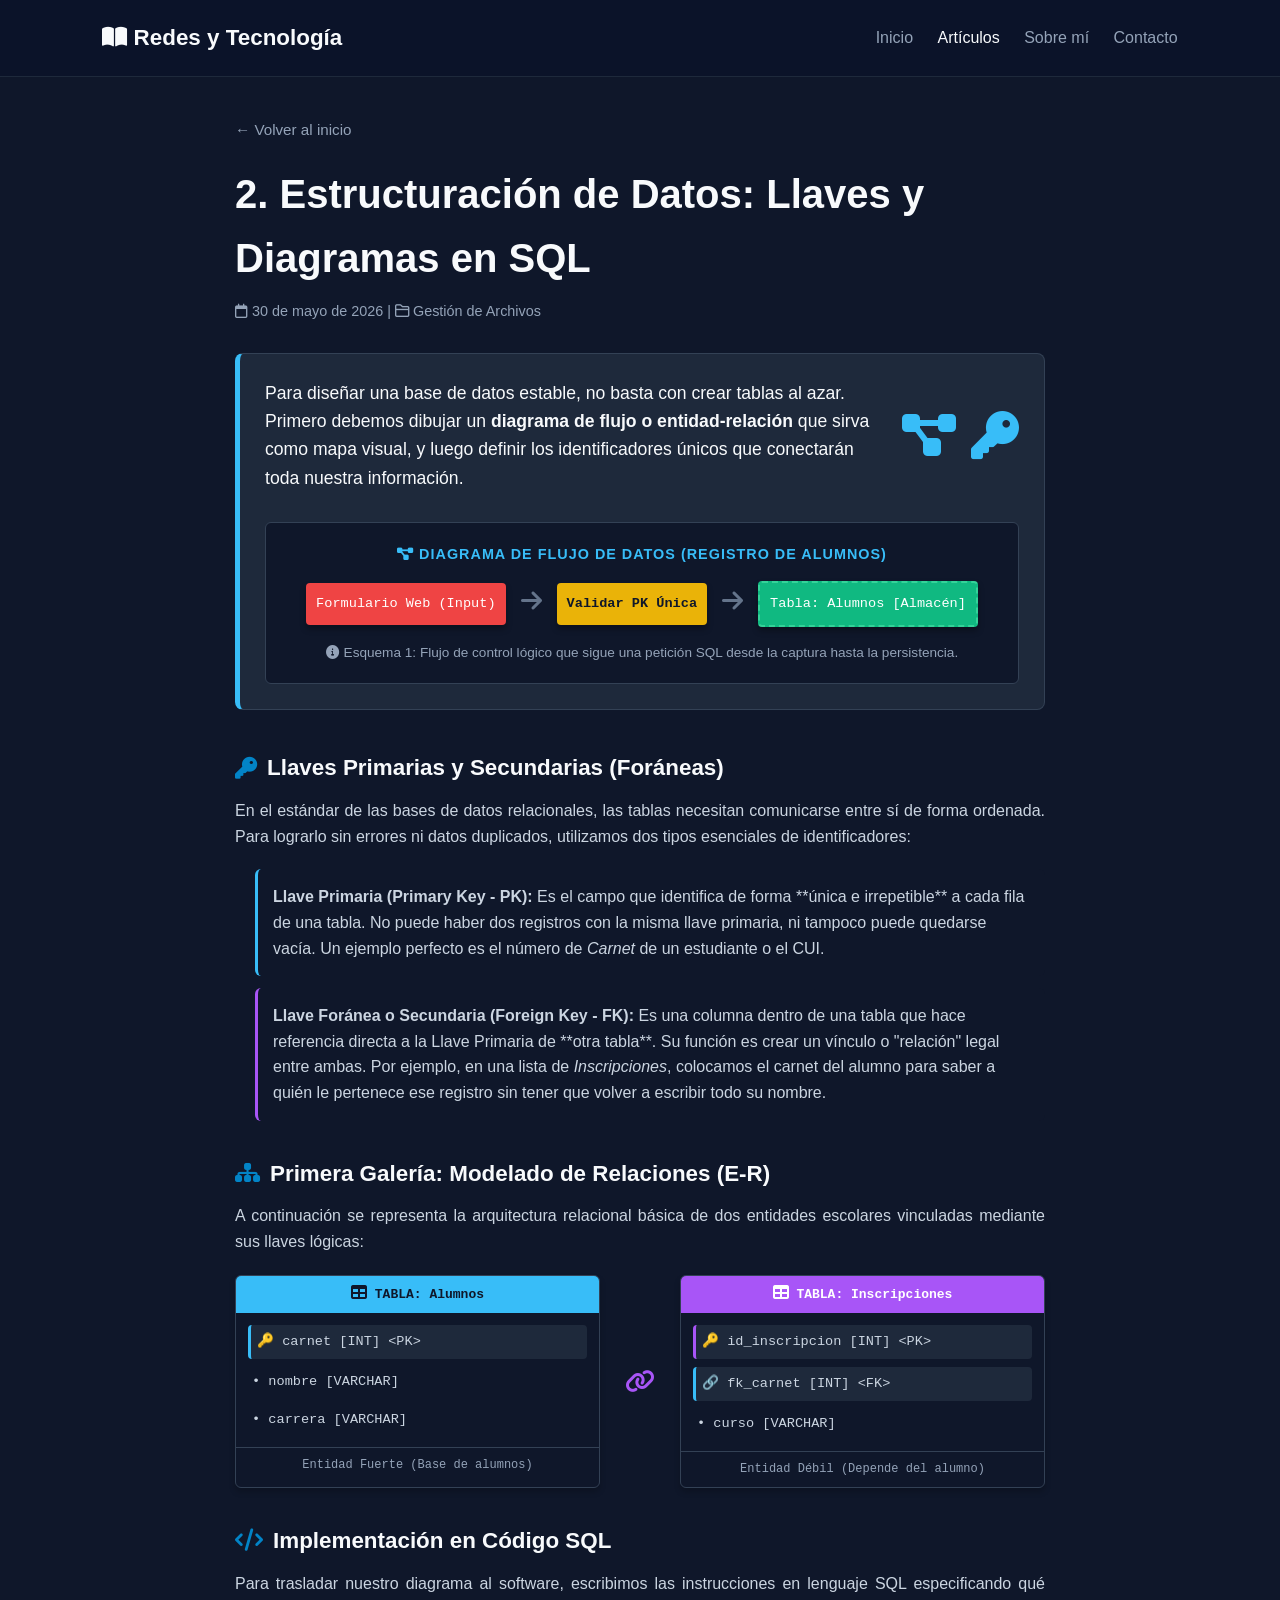
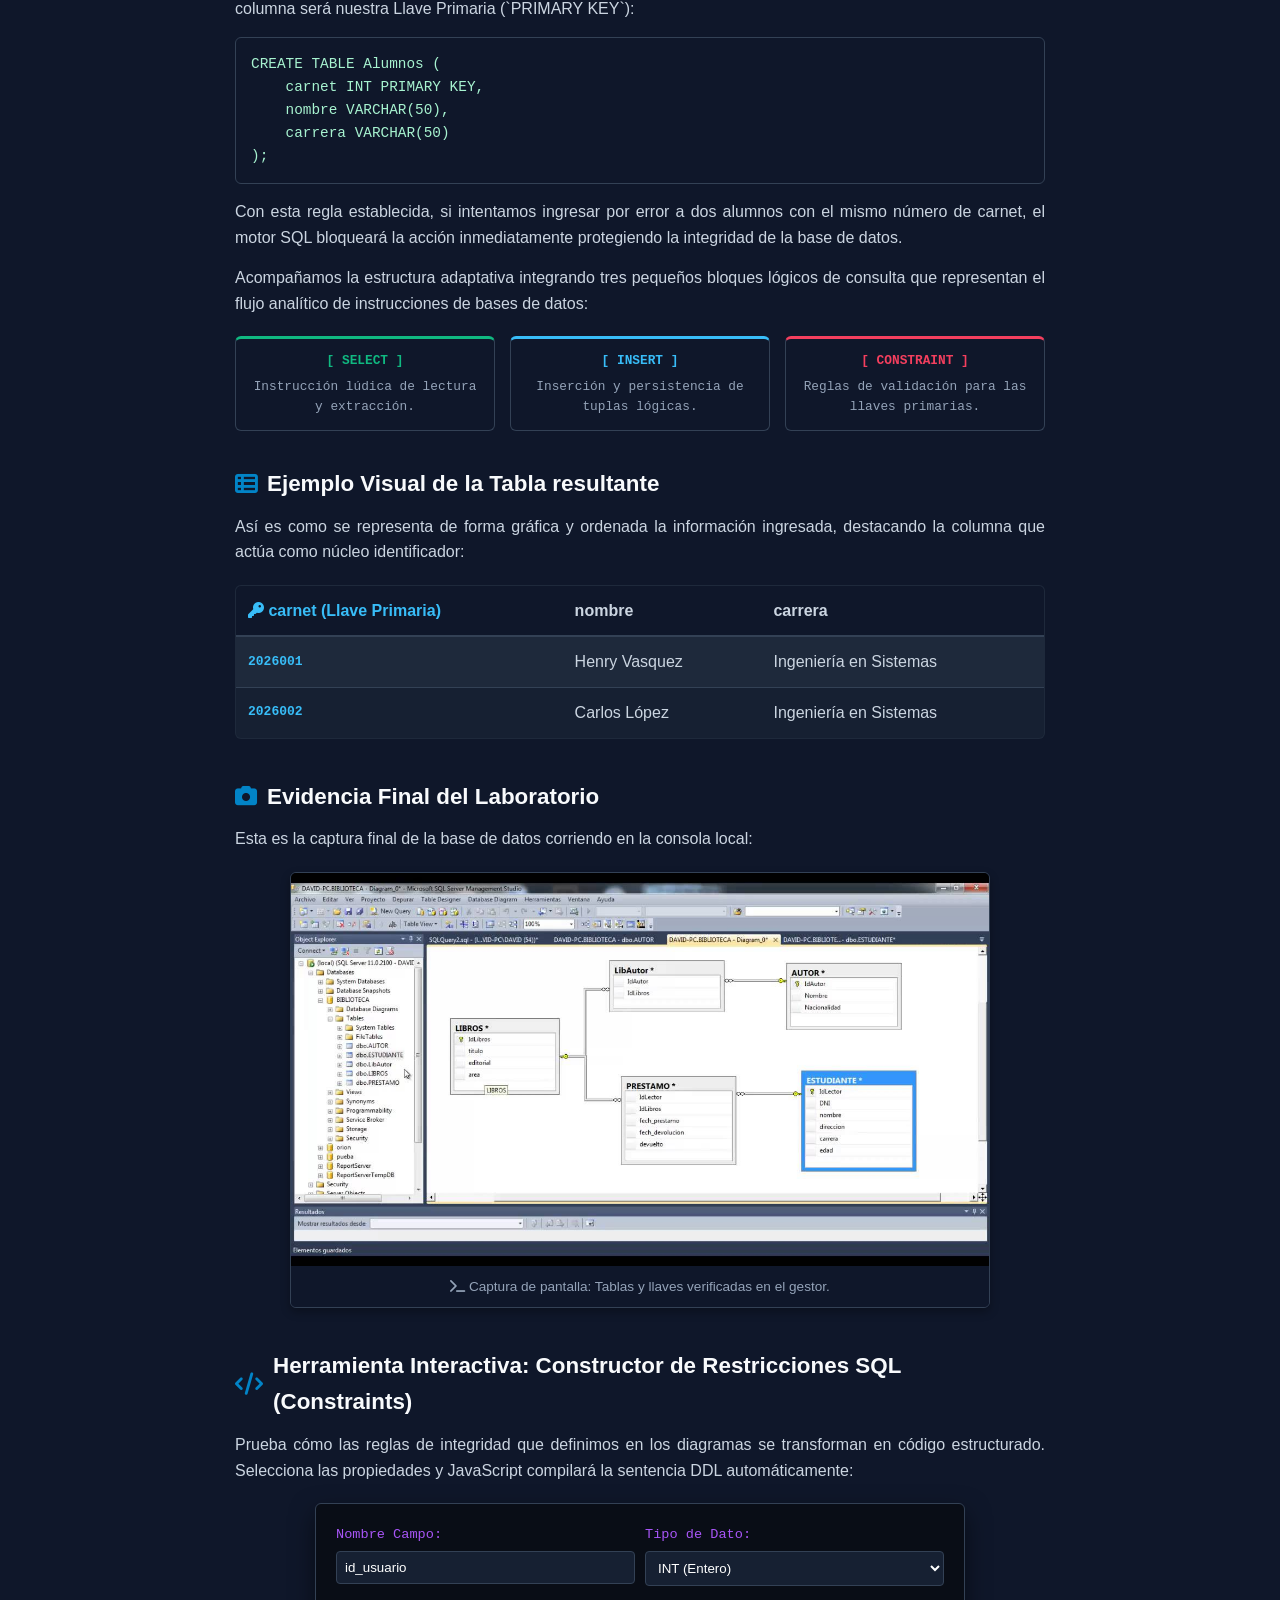
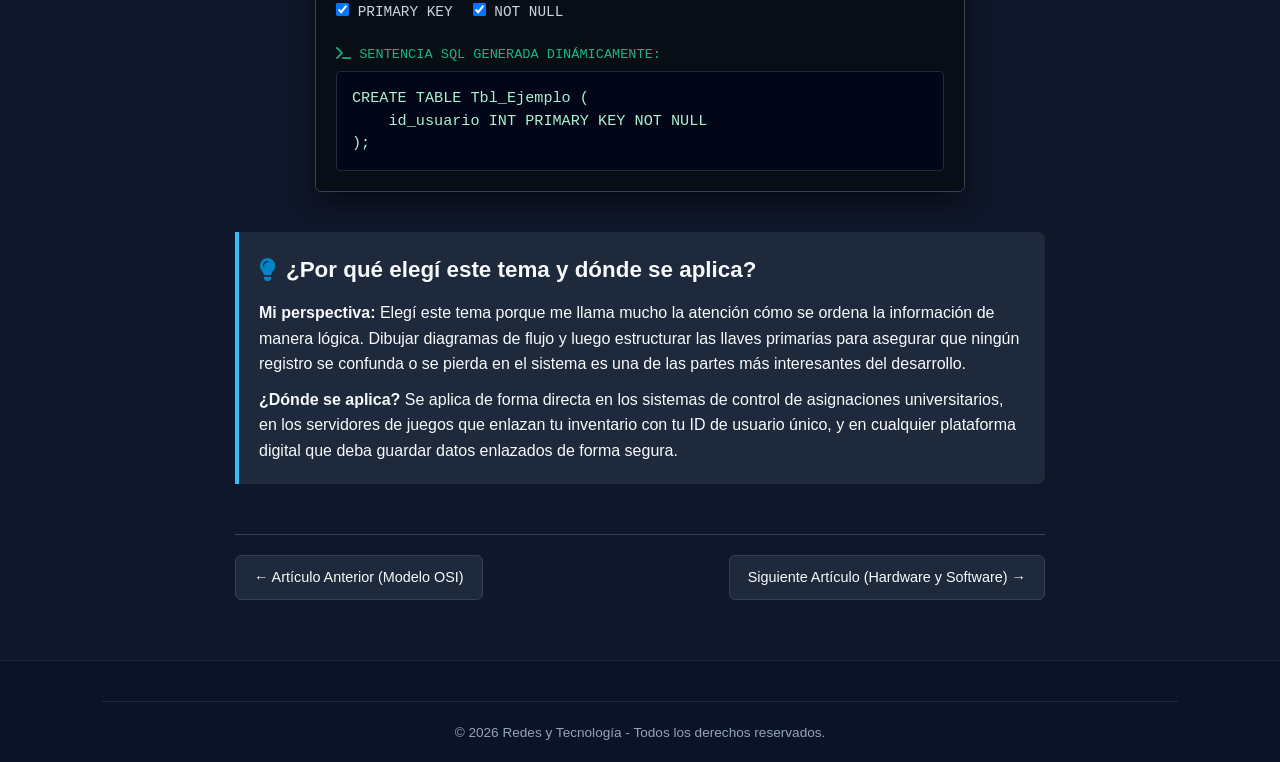
<file: base-de-datos.html>
<!DOCTYPE html>
<html lang="es">
<head>
    <meta charset="UTF-8">
    <meta name="viewport" content="width=device-width, initial-scale=1.0">
    <title>Bases de Datos - Redes y Tecnología</title>
    <link rel="stylesheet" href="styles.css">
    <link rel="stylesheet" href="https://cdnjs.cloudflare.com/ajax/libs/font-awesome/6.0.0/css/all.min.css">
</head>
<body>

    <header class="navbar">
        <div class="logo">
            <i class="fa-solid fa-book-open"></i> Redes y Tecnología
        </div>
        <nav>
            <a href="index.html">Inicio</a>
            <a href="index.html#temas" class="active">Artículos</a>
            <a href="#">Sobre mí</a>
            <a href="#">Contacto</a>
        </nav>
    </header>

    <main class="article-container">
        <a href="index.html" class="back-link">&larr; Volver al inicio</a>
        
        <h1 class="article-title">2. Estructuración de Datos: Llaves y Diagramas en SQL</h1>
        <p class="article-meta"><i class="fa-regular fa-calendar"></i> 30 de mayo de 2026 | <i class="fa-regular fa-folder"></i> Gestión de Archivos</p>

        <div class="article-banner" style="background: #1e293b; padding: 25px; border-radius: 8px; border-left: 5px solid #38bdf8; display: flex; flex-direction: column; gap: 20px;">
            <div style="display: flex; justify-content: space-between; align-items: center; gap: 20px; flex-wrap: wrap;">
                <div style="flex: 1;">
                    <p style="margin: 0; font-size: 1.1rem; line-height: 1.6;">Para diseñar una base de datos estable, no basta con crear tablas al azar. Primero debemos dibujar un <strong>diagrama de flujo o entidad-relación</strong> que sirva como mapa visual, y luego definir los identificadores únicos que conectarán toda nuestra información.</p>
                </div>
                <div style="font-size: 3rem; color: #38bdf8; display: flex; gap: 15px; flex-shrink: 0;">
                    <i class="fa-solid fa-diagram-project"></i>
                    <i class="fa-solid fa-key"></i>
                </div>
            </div>

            <div style="width: 100%; background: #0f172a; border-radius: 6px; padding: 20px; border: 1px solid #334155; margin-top: 10px; box-sizing: border-box;">
                <div style="text-align: center; color: #38bdf8; font-weight: bold; margin-bottom: 15px; font-size: 0.9rem; text-transform: uppercase; letter-spacing: 1px;">
                    <i class="fa-solid fa-project-diagram"></i> Diagrama de Flujo de Datos (Registro de Alumnos)
                </div>
                <div style="display: flex; align-items: center; justify-content: center; gap: 15px; flex-wrap: wrap; font-family: monospace; font-size: 0.85rem;">
                    <div style="background: #ef4444; padding: 10px; border-radius: 4px; color: white; text-align: center; min-width: 120px; box-shadow: 0 4px 6px rgba(0,0,0,0.3);">Formulario Web (Input)</div>
                    <div style="color: #64748b; font-size: 1.5rem;"><i class="fa-solid fa-arrow-right"></i></div>
                    <div style="background: #eab308; padding: 10px; border-radius: 4px; color: #0f172a; font-weight: bold; text-align: center; min-width: 140px; box-shadow: 0 4px 6px rgba(0,0,0,0.3);">Validar PK Única</div>
                    <div style="color: #64748b; font-size: 1.5rem;"><i class="fa-solid fa-arrow-right"></i></div>
                    <div style="background: #10b981; padding: 10px; border-radius: 4px; color: white; text-align: center; min-width: 150px; border: 2px dashed #34d399; box-shadow: 0 4px 6px rgba(0,0,0,0.3);">Tabla: Alumnos [Almacén]</div>
                </div>
                <span style="display: block; margin-top: 15px; font-size: 0.85rem; color: #94a3b8; text-align: center;"><i class="fa-solid fa-circle-info"></i> Esquema 1: Flujo de control lógico que sigue una petición SQL desde la captura hasta la persistencia.</span>
            </div>
        </div>

        <section class="content-block" style="margin-top: 40px;">
            <h3><i class="fa-solid fa-key icon-block"></i> Llaves Primarias y Secundarias (Foráneas)</h3>
            <p>En el estándar de las bases de datos relacionales, las tablas necesitan comunicarse entre sí de forma ordenada. Para lograrlo sin errores ni datos duplicados, utilizamos dos tipos esenciales de identificadores:</p>
            
            <ul style="margin: 20px 0 20px 20px; color: #cbd5e1; list-style-type: none; padding: 0;">
                <li style="margin-bottom: 12px; background: #0f172a; padding: 15px; border-radius: 6px; border-left: 3px solid #38bdf8;">
                    <strong>Llave Primaria (Primary Key - PK):</strong> Es el campo que identifica de forma **única e irrepetible** a cada fila de una tabla. No puede haber dos registros con la misma llave primaria, ni tampoco puede quedarse vacía. Un ejemplo perfecto es el número de <i>Carnet</i> de un estudiante o el CUI.
                </li>
                <li style="margin-bottom: 12px; background: #0f172a; padding: 15px; border-radius: 6px; border-left: 3px solid #a855f7;">
                    <strong>Llave Foránea o Secundaria (Foreign Key - FK):</strong> Es una columna dentro de una tabla que hace referencia directa a la Llave Primaria de **otra tabla**. Su función es crear un vínculo o "relación" legal entre ambas. Por ejemplo, en una lista de <i>Inscripciones</i>, colocamos el carnet del alumno para saber a quién le pertenece ese registro sin tener que volver a escribir todo su nombre.
                </li>
            </ul>
        </section>

        <section class="content-block">
            <h3><i class="fa-solid fa-sitemap icon-block"></i> Primera Galería: Modelado de Relaciones (E-R)</h3>
            <p>A continuación se representa la arquitectura relacional básica de dos entidades escolares vinculadas mediante sus llaves lógicas:</p>
            
            <div style="display: flex; gap: 20px; margin-top: 20px; flex-wrap: wrap; justify-content: center; font-family: monospace; box-sizing: border-box;">
                
                <div style="flex: 1; min-width: 250px; background: #0f172a; border: 1px solid #334155; border-radius: 6px; overflow: hidden; box-shadow: 0 4px 6px rgba(0,0,0,0.2);">
                    <div style="background: #38bdf8; padding: 8px; color: #0f172a; font-weight: bold; text-align: center;"><i class="fa-solid fa-table"></i> TABLA: Alumnos</div>
                    <div style="padding: 12px; color: #cbd5e1; font-size: 0.85rem; display: flex; flex-direction: column; gap: 8px;">
                        <div style="background: #1e293b; padding: 6px; border-radius: 4px; border-left: 3px solid #38bdf8;">🔑 carnet [INT] &lt;PK&gt;</div>
                        <div style="padding: 4px;">• nombre [VARCHAR]</div>
                        <div style="padding: 4px;">• carrera [VARCHAR]</div>
                    </div>
                    <p style="padding: 8px; margin: 0; font-size: 0.75rem; color: #94a3b8; border-top: 1px solid #334155; text-align: center;">Entidad Fuerte (Base de alumnos)</p>
                </div>

                <div style="display: flex; align-items: center; justify-content: center; color: #a855f7; font-size: 1.5rem; min-width: 40px;">
                    <i class="fa-solid fa-link" title="Relación de 1 a Muchos"></i>
                </div>

                <div style="flex: 1; min-width: 250px; background: #0f172a; border: 1px solid #334155; border-radius: 6px; overflow: hidden; box-shadow: 0 4px 6px rgba(0,0,0,0.2);">
                    <div style="background: #a855f7; padding: 8px; color: white; font-weight: bold; text-align: center;"><i class="fa-solid fa-table"></i> TABLA: Inscripciones</div>
                    <div style="padding: 12px; color: #cbd5e1; font-size: 0.85rem; display: flex; flex-direction: column; gap: 8px;">
                        <div style="background: #1e293b; padding: 6px; border-radius: 4px; border-left: 3px solid #a855f7;">🔑 id_inscripcion [INT] &lt;PK&gt;</div>
                        <div style="background: #1e293b; padding: 6px; border-radius: 4px; border-left: 3px solid #38bdf8;">🔗 fk_carnet [INT] &lt;FK&gt;</div>
                        <div style="padding: 4px;">• curso [VARCHAR]</div>
                    </div>
                    <p style="padding: 8px; margin: 0; font-size: 0.75rem; color: #94a3b8; border-top: 1px solid #334155; text-align: center;">Entidad Débil (Depende del alumno)</p>
                </div>

            </div>
        </section>

        <section class="content-block">
            <h3><i class="fa-solid fa-code icon-block"></i> Implementación en Código SQL</h3>
            <p>Para trasladar nuestro diagrama al software, escribimos las instrucciones en lenguaje SQL especificando qué columna será nuestra Llave Primaria (`PRIMARY KEY`):</p>
            
            <pre style="background: #0f172a; padding: 15px; border-radius: 6px; border: 1px solid #334155; color: #a7f3d0; font-family: monospace; font-size: 0.9rem; overflow-x: auto; margin: 15px 0;">
CREATE TABLE Alumnos (
    carnet INT PRIMARY KEY,
    nombre VARCHAR(50),
    carrera VARCHAR(50)
);</pre>

            <p style="margin-top: 15px;">Con esta regla establecida, si intentamos ingresar por error a dos alumnos con el mismo número de carnet, el motor SQL bloqueará la acción inmediatamente protegiendo la integridad de la base de datos.</p>
            
            <p style="margin-top: 15px;">Acompañamos la estructura adaptativa integrando tres pequeños bloques lógicos de consulta que representan el flujo analítico de instrucciones de bases de datos:</p>

            <div style="display: flex; gap: 15px; margin-top: 20px; flex-wrap: wrap; box-sizing: border-box;">
                <div style="flex: 1; min-width: 150px; background: #0f172a; border: 1px solid #334155; border-radius: 6px; padding: 12px; text-align: center; font-family: monospace; font-size: 0.8rem; border-top: 3px solid #10b981;">
                    <div style="color: #10b981; font-weight: bold; margin-bottom: 5px;">[ SELECT ]</div>
                    <span style="color: #94a3b8;">Instrucción lúdica de lectura y extracción.</span>
                </div>
                <div style="flex: 1; min-width: 150px; background: #0f172a; border: 1px solid #334155; border-radius: 6px; padding: 12px; text-align: center; font-family: monospace; font-size: 0.8rem; border-top: 3px solid #38bdf8;">
                    <div style="color: #38bdf8; font-weight: bold; margin-bottom: 5px;">[ INSERT ]</div>
                    <span style="color: #94a3b8;">Inserción y persistencia de tuplas lógicas.</span>
                </div>
                <div style="flex: 1; min-width: 150px; background: #0f172a; border: 1px solid #334155; border-radius: 6px; padding: 12px; text-align: center; font-family: monospace; font-size: 0.8rem; border-top: 3px solid #f43f5e;">
                    <div style="color: #f43f5e; font-weight: bold; margin-bottom: 5px;">[ CONSTRAINT ]</div>
                    <span style="color: #94a3b8;">Reglas de validación para las llaves primarias.</span>
                </div>
            </div>
        </section>

        <section class="content-block">
            <h3><i class="fa-solid fa-table-list icon-block"></i> Ejemplo Visual de la Tabla resultante</h3>
            <p>Así es como se representa de forma gráfica y ordenada la información ingresada, destacando la columna que actúa como núcleo identificador:</p>
            
            <table style="width: 100%; border-collapse: collapse; margin-top: 20px; background-color: #1e293b; border: 1px solid #334155; border-radius: 6px; overflow: hidden;">
                <thead>
                    <tr style="background-color: #0f172a; border-bottom: 2px solid #334155; text-align: left;">
                        <th style="padding: 12px; color: #38bdf8; font-weight: bold;"><i class="fa-solid fa-key"></i> carnet (Llave Primaria)</th>
                        <th style="padding: 12px; color: #cbd5e1; font-weight: bold;">nombre</th>
                        <th style="padding: 12px; color: #cbd5e1; font-weight: bold;">carrera</th>
                    </tr>
                </thead>
                <tbody>
                    <tr style="border-bottom: 1px solid #334155;">
                        <td style="padding: 12px; font-family: monospace; color: #38bdf8; font-weight: bold;">2026001</td>
                        <td style="padding: 12px; color: #cbd5e1;">Henry Vasquez</td>
                        <td style="padding: 12px; color: #cbd5e1;">Ingeniería en Sistemas</td>
                    </tr>
                    <tr style="background-color: #162032;">
                        <td style="padding: 12px; font-family: monospace; color: #38bdf8; font-weight: bold;">2026002</td>
                        <td style="padding: 12px; color: #cbd5e1;">Carlos López</td>
                        <td style="padding: 12px; color: #cbd5e1;">Ingeniería en Sistemas</td>
                    </tr>
                </tbody>
            </table>
        </section>

        <section class="content-block" style="margin-top: 40px; text-align: center;">
            <h3><i class="fa-solid fa-camera icon-block"></i> Evidencia Final del Laboratorio</h3>
            <p>Esta es la captura final de la base de datos corriendo en la consola local:</p>
            
            <div style="width: 100%; max-width: 700px; margin: 20px auto 0 auto; border-radius: 6px; overflow: hidden; border: 1px solid #334155; box-shadow: 0 4px 10px rgba(0,0,0,0.3);">
                <img src="imagenes/mi-captura-final.png" alt="Consola SQL con las tablas creadas con éxito" style="width: 100%; height: auto; display: block;">
                <span style="display: block; background: #0f172a; padding: 10px; font-size: 0.85rem; color: #94a3b8; text-align: center;">
                    <i class="fa-solid fa-terminal"></i> Captura de pantalla: Tablas y llaves verificadas en el gestor.
                </span>
            </div>
        </section>
        <section class="content-block" style="margin-top: 40px;">
    <h3><i class="fa-solid fa-code icon-block"></i> Herramienta Interactiva: Constructor de Restricciones SQL (Constraints)</h3>
    <p>Prueba cómo las reglas de integridad que definimos en los diagramas se transforman en código estructurado. Selecciona las propiedades y JavaScript compilará la sentencia DDL automáticamente:</p>

    <div style="background: #090d16; border: 1px solid #334155; border-radius: 6px; padding: 20px; max-width: 650px; margin: 20px auto; box-shadow: 0 10px 25px rgba(0,0,0,0.5); box-sizing: border-box; font-family: monospace;">
        
        <div style="display: flex; gap: 10px; flex-wrap: wrap; margin-bottom: 15px;">
            <div style="flex: 1; min-width: 140px;">
                <label style="color: #a855f7; display: block; margin-bottom: 5px; font-size: 0.85rem;">Nombre Campo:</label>
                <input type="text" id="sql-col" value="id_usuario" oninput="generarSQL()" style="width: 100%; background: #162032; border: 1px solid #334155; padding: 8px; color: white; border-radius: 4px; box-sizing: border-box; outline: none;">
            </div>
            <div style="flex: 1; min-width: 140px;">
                <label style="color: #a855f7; display: block; margin-bottom: 5px; font-size: 0.85rem;">Tipo de Dato:</label>
                <select id="sql-tipo" onchange="generarSQL()" style="width: 100%; background: #162032; border: 1px solid #334155; padding: 8px; color: white; border-radius: 4px; box-sizing: border-box; outline: none;">
                    <option value="INT">INT (Entero)</option>
                    <option value="VARCHAR(100)">VARCHAR (Texto)</option>
                    <option value="DECIMAL(10,2)">DECIMAL (Moneda/Decimal)</option>
                </select>
            </div>
        </div>

        <div style="display: flex; gap: 20px; margin-bottom: 20px; flex-wrap: wrap; color: #cbd5e1; font-size: 0.9rem;">
            <label style="cursor: pointer;"><input type="checkbox" id="sql-pk" checked onchange="generarSQL()"> PRIMARY KEY</label>
            <label style="cursor: pointer;"><input type="checkbox" id="sql-nn" checked onchange="generarSQL()"> NOT NULL</label>
        </div>

        <div style="text-align: left;">
            <span style="color: #10b981; font-size: 0.85rem; display: block; margin-bottom: 5px;"><i class="fa-solid fa-terminal"></i> SENTENCIA SQL GENERADA DINÁMICAMENTE:</span>
            <div id="pantalla-sql" style="background: #020617; border: 1px solid #1e293b; padding: 15px; border-radius: 4px; color: #a7f3d0; min-height: 60px; font-size: 0.95rem; line-height: 1.5; overflow-x: auto; white-space: pre;"></div>
        </div>
    </div>
</section>
<script>
function generarSQL() {
    const col = document.getElementById('sql-col').value.trim() || 'columna';
    const tipo = document.getElementById('sql-tipo').value;
    const isPk = document.getElementById('sql-pk').checked;
    const isNn = document.getElementById('sql-nn').checked;
    const pantalla = document.getElementById('pantalla-sql');
    
    let constraint = "";
    if (isPk) constraint += " PRIMARY KEY";
    if (isNn) constraint += " NOT NULL";
    
    let codigo = `CREATE TABLE Tbl_Ejemplo (\n    ${col} ${tipo}${constraint}\n);`;
    pantalla.innerHTML = codigo;
}
// Ejecutar una vez al cargar la página
generarSQL();
</script>

        <section class="reflection-block" style="border-left: 4px solid #38bdf8; background: #1e293b; padding: 20px; border-radius: 0 8px 8px 0; margin-top: 40px;">
            <h3><i class="fa-solid fa-lightbulb icon-block"></i> ¿Por qué elegí este tema y dónde se aplica?</h3>
            <p><strong>Mi perspectiva:</strong> Elegí este tema porque me llama mucho la atención cómo se ordena la información de manera lógica. Dibujar diagramas de flujo y luego estructurar las llaves primarias para asegurar que ningún registro se confunda o se pierda en el sistema es una de las partes más interesantes del desarrollo.</p>
            <p style="margin-top: 10px;"><strong>¿Dónde se aplica?</strong> Se aplica de forma directa en los sistemas de control de asignaciones universitarios, en los servidores de juegos que enlazan tu inventario con tu ID de usuario único, y en cualquier plataforma digital que deba guardar datos enlazados de forma segura.</p>
        </section>

        <div class="article-navigation" style="display: flex; justify-content: space-between; margin-top: 50px; padding-top: 20px; border-top: 1px solid #334155;">
            <a href="modelo-osi.html" class="nav-btn">&larr; Artículo Anterior (Modelo OSI)</a>
            <a href="hardware-software.html" class="nav-btn">Siguiente Artículo (Hardware y Software) &rarr;</a>
        </div>
    </main>

    <footer class="footer">
        <div class="footer-bottom">
            &copy; 2026 Redes y Tecnología - Todos los derechos reservados.
        </div>
    </footer>

</body>
</html>
</file>
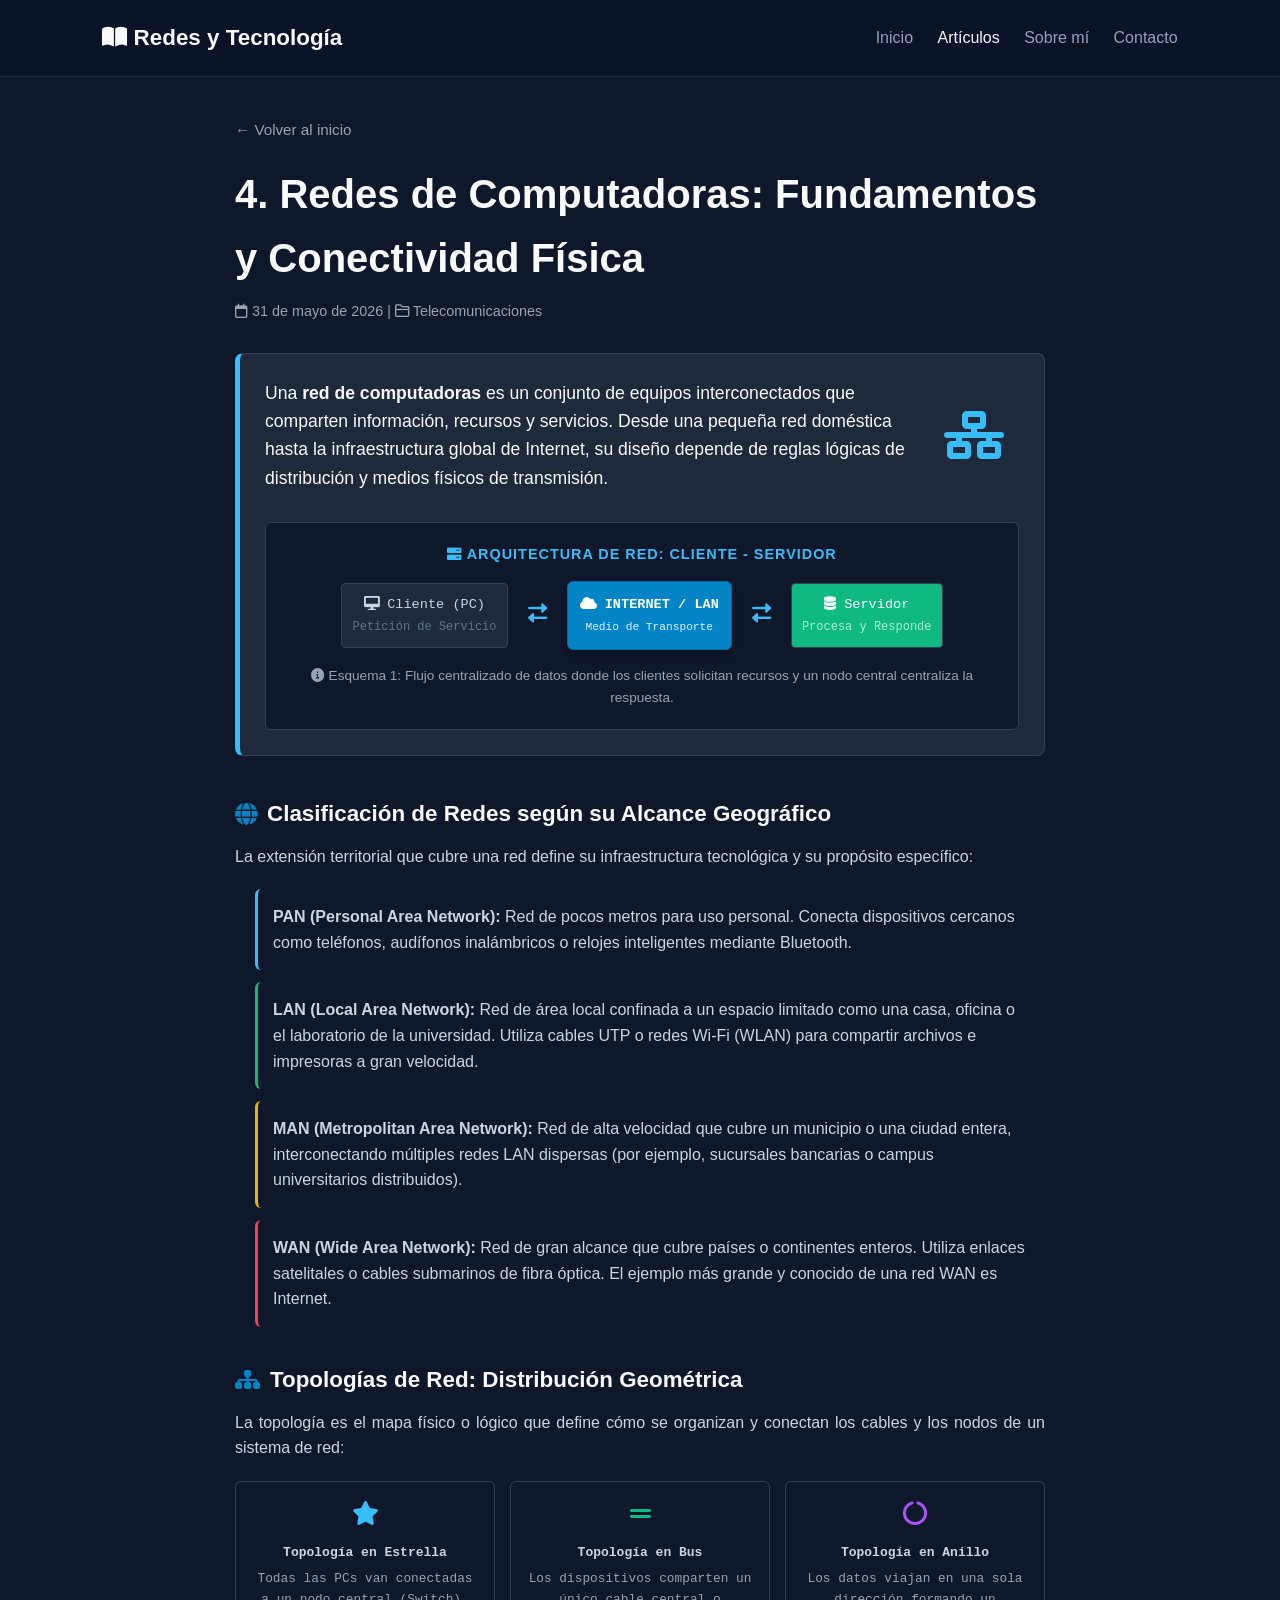
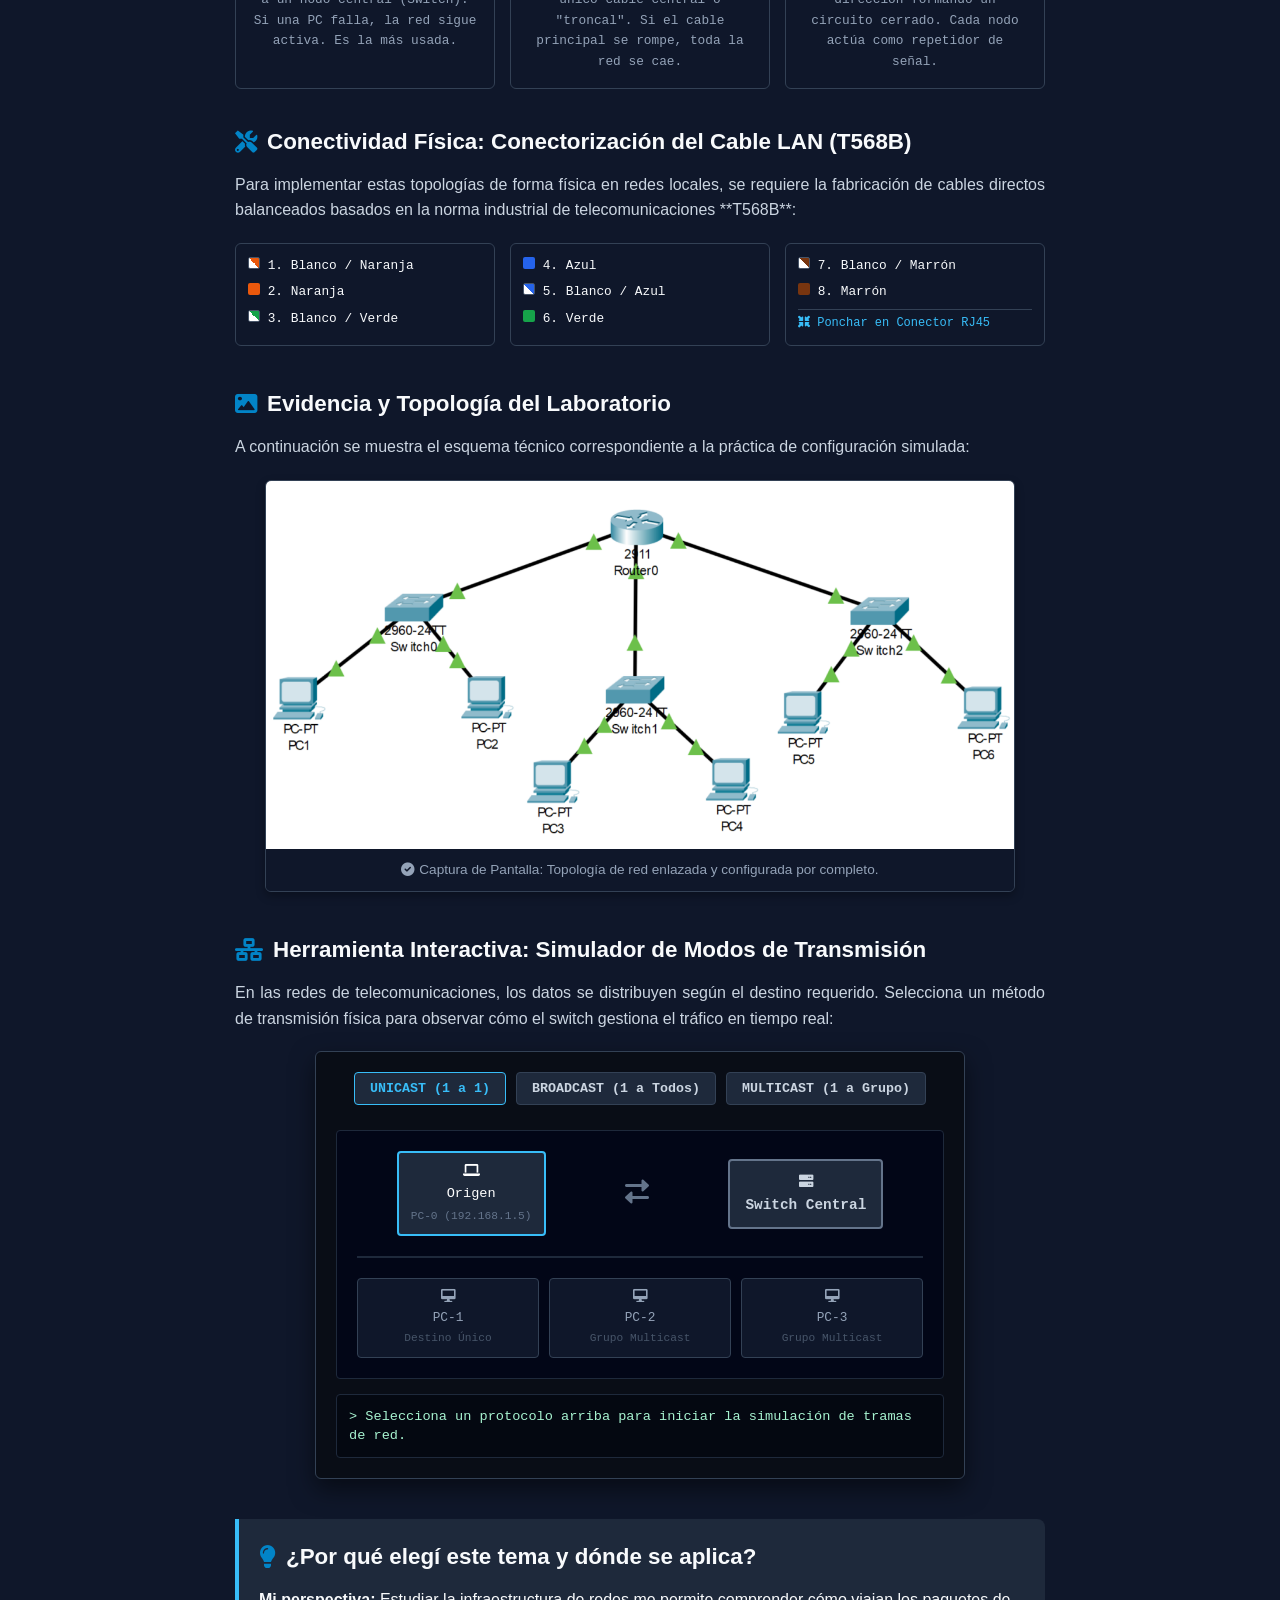
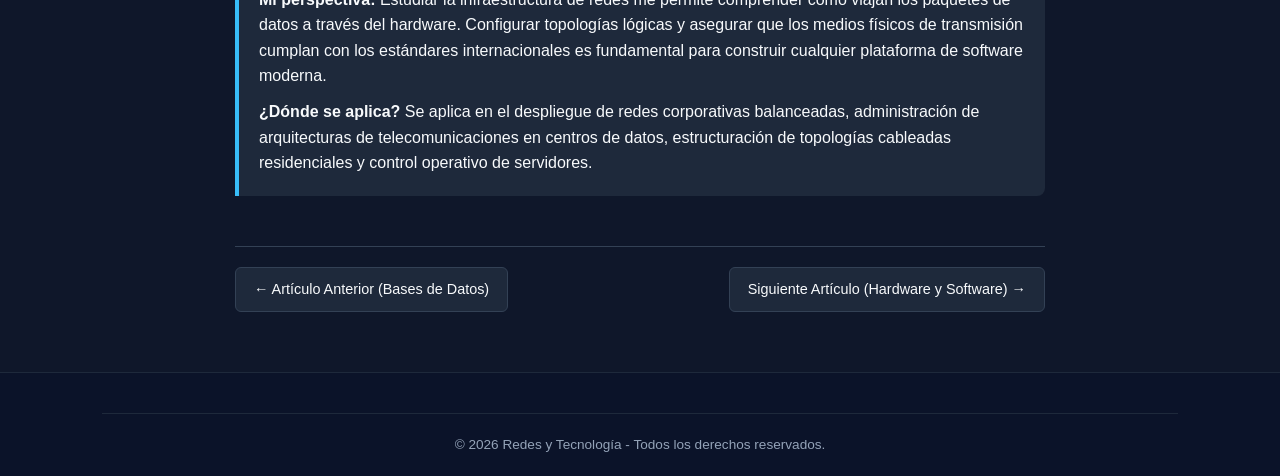
<file: dispositivos-red.html>
<!DOCTYPE html>
<html lang="es">
<head>
    <meta charset="UTF-8">
    <meta name="viewport" content="width=device-width, initial-scale=1.0">
    <title>4. Redes de Computadoras - Redes y Tecnología</title>
    <link rel="stylesheet" href="styles.css">
    <link rel="stylesheet" href="https://cdnjs.cloudflare.com/ajax/libs/font-awesome/6.0.0/css/all.min.css">
</head>
<body>

    <header class="navbar">
        <div class="logo">
            <i class="fa-solid fa-book-open"></i> Redes y Tecnología
        </div>
        <nav>
            <a href="index.html">Inicio</a>
            <a href="index.html#temas" class="active">Artículos</a>
            <a href="#">Sobre mí</a>
            <a href="#">Contacto</a>
        </nav>
    </header>

    <main class="article-container">
        <a href="index.html" class="back-link">&larr; Volver al inicio</a>
        
        <h1 class="article-title">4. Redes de Computadoras: Fundamentos y Conectividad Física</h1>
        <p class="article-meta"><i class="fa-regular fa-calendar"></i> 31 de mayo de 2026 | <i class="fa-regular fa-folder"></i> Telecomunicaciones</p>

        <div class="article-banner" style="background: #1e293b; padding: 25px; border-radius: 8px; border-left: 5px solid #38bdf8; display: flex; flex-direction: column; gap: 20px;">
            <div style="display: flex; justify-content: space-between; align-items: center; gap: 20px; flex-wrap: wrap;">
                <div style="flex: 1;">
                    <p style="margin: 0; font-size: 1.1rem; line-height: 1.6;">Una <strong>red de computadoras</strong> es un conjunto de equipos interconectados que comparten información, recursos y servicios. Desde una pequeña red doméstica hasta la infraestructura global de Internet, su diseño depende de reglas lógicas de distribución y medios físicos de transmisión.</p>
                </div>
                <div style="font-size: 3rem; color: #38bdf8; display: flex; gap: 15px; flex-shrink: 0;">
                    <i class="fa-solid fa-network-wired"></i>
                    <i class="fa-solid fa-circle-nodes"></i>
                </div>
            </div>

            <div style="width: 100%; background: #0f172a; border-radius: 6px; padding: 20px; border: 1px solid #334155; margin-top: 10px; box-sizing: border-box;">
                <div style="text-align: center; color: #38bdf8; font-weight: bold; margin-bottom: 15px; font-size: 0.9rem; text-transform: uppercase; letter-spacing: 1px;">
                    <i class="fa-solid fa-server"></i> Arquitectura de Red: Cliente - Servidor
                </div>
                <div style="display: flex; align-items: center; justify-content: center; gap: 20px; flex-wrap: wrap; font-family: monospace; font-size: 0.85rem;">
                    <div style="background: #1e293b; padding: 10px; border: 1px solid #334155; border-radius: 4px; color: #cbd5e1; text-align: center;"><i class="fa-solid fa-desktop"></i> Cliente (PC)<br><span style="color: #64748b; font-size: 0.75rem;">Petición de Servicio</span></div>
                    <div style="color: #38bdf8; font-size: 1.2rem;"><i class="fa-solid fa-right-left"></i></div>
                    <div style="background: #0284c7; padding: 12px; border-radius: 6px; color: white; font-weight: bold; text-align: center; min-width: 130px; box-shadow: 0 4px 6px rgba(0,0,0,0.3); border: 1px solid #0369a1;">
                        <i class="fa-solid fa-cloud"></i> INTERNET / LAN<br><span style="font-size: 0.7rem; font-weight: normal; color: #e0f2fe;">Medio de Transporte</span>
                    </div>
                    <div style="color: #38bdf8; font-size: 1.2rem;"><i class="fa-solid fa-right-left"></i></div>
                    <div style="background: #10b981; padding: 10px; border: 1px solid #334155; border-radius: 4px; color: white; text-align: center;"><i class="fa-solid fa-database"></i> Servidor<br><span style="color: #a7f3d0; font-size: 0.75rem;">Procesa y Responde</span></div>
                </div>
                <span style="display: block; margin-top: 15px; font-size: 0.85rem; color: #94a3b8; text-align: center;"><i class="fa-solid fa-circle-info"></i> Esquema 1: Flujo centralizado de datos donde los clientes solicitan recursos y un nodo central centraliza la respuesta.</span>
            </div>
        </div>

        <section class="content-block" style="margin-top: 40px;">
            <h3><i class="fa-solid fa-globe icon-block"></i> Clasificación de Redes según su Alcance Geográfico</h3>
            <p>La extensión territorial que cubre una red define su infraestructura tecnológica y su propósito específico:</p>
            
            <ul style="margin: 20px 0 20px 20px; color: #cbd5e1; list-style-type: none; padding: 0;">
                <li style="margin-bottom: 12px; background: #0f172a; padding: 15px; border-radius: 6px; border-left: 3px solid #38bdf8;">
                    <strong>PAN (Personal Area Network):</strong> Red de pocos metros para uso personal. Conecta dispositivos cercanos como teléfonos, audífonos inalámbricos o relojes inteligentes mediante Bluetooth.
                </li>
                <li style="margin-bottom: 12px; background: #0f172a; padding: 15px; border-radius: 6px; border-left: 3px solid #10b981;">
                    <strong>LAN (Local Area Network):</strong> Red de área local confinada a un espacio limitado como una casa, oficina o el laboratorio de la universidad. Utiliza cables UTP o redes Wi-Fi (WLAN) para compartir archivos e impresoras a gran velocidad.
                </li>
                <li style="margin-bottom: 12px; background: #0f172a; padding: 15px; border-radius: 6px; border-left: 3px solid #eab308;">
                    <strong>MAN (Metropolitan Area Network):</strong> Red de alta velocidad que cubre un municipio o una ciudad entera, interconectando múltiples redes LAN dispersas (por ejemplo, sucursales bancarias o campus universitarios distribuidos).
                </li>
                <li style="margin-bottom: 12px; background: #0f172a; padding: 15px; border-radius: 6px; border-left: 3px solid #f43f5e;">
                    <strong>WAN (Wide Area Network):</strong> Red de gran alcance que cubre países o continentes enteros. Utiliza enlaces satelitales o cables submarinos de fibra óptica. El ejemplo más grande y conocido de una red WAN es Internet.
                </li>
            </ul>
        </section>

        <section class="content-block">
            <h3><i class="fa-solid fa-sitemap icon-block"></i> Topologías de Red: Distribución Geométrica</h3>
            <p>La topología es el mapa físico o lógico que define cómo se organizan y conectan los cables y los nodos de un sistema de red:</p>
            
            <div style="display: flex; gap: 15px; margin-top: 20px; flex-wrap: wrap; font-family: monospace; box-sizing: border-box; justify-content: center;">
                
                <div style="flex: 1; min-width: 220px; background: #0f172a; border: 1px solid #334155; border-radius: 6px; padding: 15px; text-align: center;">
                    <div style="color: #38bdf8; font-size: 1.5rem; margin-bottom: 8px;"><i class="fa-solid fa-star"></i></div>
                    <div style="font-weight: bold; color: #cbd5e1; margin-bottom: 5px;">Topología en Estrella</div>
                    <span style="color: #94a3b8; font-size: 0.8rem;">Todas las PCs van conectadas a un nodo central (Switch). Si una PC falla, la red sigue activa. Es la más usada.</span>
                </div>

                <div style="flex: 1; min-width: 220px; background: #0f172a; border: 1px solid #334155; border-radius: 6px; padding: 15px; text-align: center;">
                    <div style="color: #10b981; font-size: 1.5rem; margin-bottom: 8px;"><i class="fa-solid fa-grip-lines"></i></div>
                    <div style="font-weight: bold; color: #cbd5e1; margin-bottom: 5px;">Topología en Bus</div>
                    <span style="color: #94a3b8; font-size: 0.8rem;">Los dispositivos comparten un único cable central o "troncal". Si el cable principal se rompe, toda la red se cae.</span>
                </div>

                <div style="flex: 1; min-width: 220px; background: #0f172a; border: 1px solid #334155; border-radius: 6px; padding: 15px; text-align: center;">
                    <div style="color: #a855f7; font-size: 1.5rem; margin-bottom: 8px;"><i class="fa-solid fa-circle-notch"></i></div>
                    <div style="font-weight: bold; color: #cbd5e1; margin-bottom: 5px;">Topología en Anillo</div>
                    <span style="color: #94a3b8; font-size: 0.8rem;">Los datos viajan en una sola dirección formando un circuito cerrado. Cada nodo actúa como repetidor de señal.</span>
                </div>

            </div>
        </section>

        <section class="content-block">
            <h3><i class="fa-solid fa-tools icon-block"></i> Conectividad Física: Conectorización del Cable LAN (T568B)</h3>
            <p>Para implementar estas topologías de forma física en redes locales, se requiere la fabricación de cables directos balanceados basados en la norma industrial de telecomunicaciones **T568B**:</p>

            <div style="display: flex; gap: 15px; margin-top: 20px; flex-wrap: wrap; font-family: monospace; font-size: 0.8rem; box-sizing: border-box;">
                <div style="flex: 1; min-width: 180px; background: #0f172a; border: 1px solid #334155; border-radius: 6px; padding: 12px; display: flex; flex-direction: column; gap: 6px;">
                    <div><span style="display:inline-block; width: 12px; height: 12px; background: linear-gradient(45deg, #fff 50%, #ea580c 50%); border-radius: 2px; border:1px solid #475569;"></span> 1. Blanco / Naranja</div>
                    <div><span style="display:inline-block; width: 12px; height: 12px; background: #ea580c; border-radius: 2px;"></span> 2. Naranja</div>
                    <div><span style="display:inline-block; width: 12px; height: 12px; background: linear-gradient(45deg, #fff 50%, #16a34a 50%); border-radius: 2px; border:1px solid #475569;"></span> 3. Blanco / Verde</div>
                </div>
                <div style="flex: 1; min-width: 180px; background: #0f172a; border: 1px solid #334155; border-radius: 6px; padding: 12px; display: flex; flex-direction: column; gap: 6px;">
                    <div><span style="display:inline-block; width: 12px; height: 12px; background: #2563eb; border-radius: 2px;"></span> 4. Azul</div>
                    <div><span style="display:inline-block; width: 12px; height: 12px; background: linear-gradient(45deg, #fff 50%, #2563eb 50%); border-radius: 2px; border:1px solid #475569;"></span> 5. Blanco / Azul</div>
                    <div><span style="display:inline-block; width: 12px; height: 12px; background: #16a34a; border-radius: 2px;"></span> 6. Verde</div>
                </div>
                <div style="flex: 1; min-width: 180px; background: #0f172a; border: 1px solid #334155; border-radius: 6px; padding: 12px; display: flex; flex-direction: column; gap: 6px;">
                    <div><span style="display:inline-block; width: 12px; height: 12px; background: linear-gradient(45deg, #fff 50%, #78350f 50%); border-radius: 2px; border:1px solid #475569;"></span> 7. Blanco / Marrón</div>
                    <div><span style="display:inline-block; width: 12px; height: 12px; background: #78350f; border-radius: 2px;"></span> 8. Marrón</div>
                    <div style="color: #38bdf8; font-size: 0.75rem; border-top: 1px solid #334155; padding-top: 4px;"><i class="fa-solid fa-compress-arrows-alt"></i> Ponchar en Conector RJ45</div>
                </div>
            </div>
        </section>

        <section class="content-block" style="margin-top: 40px; text-align: center;">
            <h3><i class="fa-solid fa-image icon-block"></i> Evidencia y Topología del Laboratorio</h3>
            <p>A continuación se muestra el esquema técnico correspondiente a la práctica de configuración simulada:</p>
            
            <div style="width: 100%; max-width: 750px; margin: 20px auto 0 auto; border-radius: 6px; overflow: hidden; border: 1px solid #334155; box-shadow: 0 4px 10px rgba(0,0,0,0.3);">
                <img src="imagenes/redes.png" alt="Diagrama estructural y evidencias de redes locales" style="width: 100%; height: auto; display: block;">
                <span style="display: block; background: #0f172a; padding: 10px; font-size: 0.85rem; color: #94a3b8; text-align: center;">
                    <i class="fa-solid fa-circle-check"></i> Captura de Pantalla: Topología de red enlazada y configurada por completo.
                </span>
            </div>
        </section>
        <section class="content-block" style="margin-top: 40px;">
    <h3><i class="fa-solid fa-network-wired icon-block"></i> Herramienta Interactiva: Simulador de Modos de Transmisión</h3>
    <p>En las redes de telecomunicaciones, los datos se distribuyen según el destino requerido. Selecciona un método de transmisión física para observar cómo el switch gestiona el tráfico en tiempo real:</p>

    <div style="background: #090d16; border: 1px solid #334155; border-radius: 6px; padding: 20px; max-width: 650px; margin: 20px auto; box-shadow: 0 10px 25px rgba(0,0,0,0.5); box-sizing: border-box; font-family: monospace;">
        
        <div style="display: flex; gap: 10px; justify-content: center; margin-bottom: 25px; flex-wrap: wrap;">
            <button onclick="simularRed('unicast')" style="background: #1e293b; color: #38bdf8; border: 1px solid #38bdf8; padding: 8px 15px; font-family: monospace; border-radius: 4px; cursor: pointer; font-weight: bold; transition: all 0.2s;" id="btn-unicast">UNICAST (1 a 1)</button>
            <button onclick="simularRed('broadcast')" style="background: #1e293b; color: #cbd5e1; border: 1px solid #334155; padding: 8px 15px; font-family: monospace; border-radius: 4px; cursor: pointer; font-weight: bold; transition: all 0.2s;" id="btn-broadcast">BROADCAST (1 a Todos)</button>
            <button onclick="simularRed('multicast')" style="background: #1e293b; color: #cbd5e1; border: 1px solid #334155; padding: 8px 15px; font-family: monospace; border-radius: 4px; cursor: pointer; font-weight: bold; transition: all 0.2s;" id="btn-multicast">MULTICAST (1 a Grupo)</button>
        </div>

        <div style="background: #020617; border: 1px solid #1e293b; padding: 20px; border-radius: 4px; min-height: 180px; display: flex; flex-direction: column; justify-content: space-between; gap: 20px; position: relative;">
            
            <div style="display: flex; justify-content: space-around; align-items: center;">
                <div id="nodo-origen" style="background: #1e293b; border: 2px solid #38bdf8; padding: 8px 12px; border-radius: 4px; color: white; font-size: 0.85rem; text-align: center;">
                    <i class="fa-solid fa-laptop"></i><br>Origen<br><span style="color: #64748b; font-size: 0.7rem;">PC-0 (192.168.1.5)</span>
                </div>
                
                <div style="font-size: 1.5rem; color: #64748b;"><i class="fa-solid fa-right-left"></i></div>
                
                <div id="nodo-switch" style="background: #1e293b; border: 2px solid #64748b; padding: 10px 15px; border-radius: 4px; color: #cbd5e1; font-weight: bold; font-size: 0.9rem; text-align: center;">
                    <i class="fa-solid fa-server"></i><br>Switch Central
                </div>
            </div>

            <div style="height: 2px; background: #1e293b; width: 100%;"></div>

            <div style="display: flex; justify-content: space-between; gap: 10px; flex-wrap: wrap;">
                <div id="pc-1" style="flex: 1; min-width: 110px; background: #0f172a; border: 1px solid #334155; padding: 8px; border-radius: 4px; color: #94a3b8; text-align: center; font-size: 0.8rem; transition: all 0.3s;">
                    <i class="fa-solid fa-desktop"></i><br>PC-1<br><span style="font-size: 0.7rem; color: #475569;">Destino Único</span>
                </div>
                <div id="pc-2" style="flex: 1; min-width: 110px; background: #0f172a; border: 1px solid #334155; padding: 8px; border-radius: 4px; color: #94a3b8; text-align: center; font-size: 0.8rem; transition: all 0.3s;">
                    <i class="fa-solid fa-desktop"></i><br>PC-2<br><span style="font-size: 0.7rem; color: #475569;">Grupo Multicast</span>
                </div>
                <div id="pc-3" style="flex: 1; min-width: 110px; background: #0f172a; border: 1px solid #334155; padding: 8px; border-radius: 4px; color: #94a3b8; text-align: center; font-size: 0.8rem; transition: all 0.3s;">
                    <i class="fa-solid fa-desktop"></i><br>PC-3<br><span style="font-size: 0.7rem; color: #475569;">Grupo Multicast</span>
                </div>
            </div>
        </div>

        <div style="margin-top: 15px; text-align: left;">
            <div id="consola-red" style="background: #040811; color: #a7f3d0; padding: 12px; border-radius: 4px; min-height: 40px; font-size: 0.85rem; line-height: 1.4; border: 1px solid #1e293b;">
                &gt; Selecciona un protocolo arriba para iniciar la simulación de tramas de red.
            </div>
        </div>
    </div>
</section>
<script>
function simularRed(modo) {
    // Referencias de UI
    const pc1 = document.getElementById('pc-1');
    const pc2 = document.getElementById('pc-2');
    const pc3 = document.getElementById('pc-3');
    const sw = document.getElementById('nodo-switch');
    const consola = document.getElementById('consola-red');
    
    // Resetear estilos visuales previos
    [pc1, pc2, pc3].forEach(pc => {
        pc.style.borderColor = '#334155';
        pc.style.background = '#0f172a';
        pc.style.color = '#94a3b8';
    });
    sw.style.borderColor = '#64748b';
    
    // Actualizar estados de botones activos
    ['unicast', 'broadcast', 'multicast'].forEach(m => {
        const btn = document.getElementById(`btn-${m}`);
        if(m === modo) {
            btn.style.borderColor = '#38bdf8';
            btn.style.color = '#38bdf8';
        } else {
            btn.style.borderColor = '#334155';
            btn.style.color = '#cbd5e1';
        }
    });

    // Ejecución lógica de hilos según la transmisión elegida
    if (modo === 'unicast') {
        sw.style.borderColor = '#38bdf8';
        pc1.style.borderColor = '#10b981';
        pc1.style.background = 'rgba(16, 185, 129, 0.1)';
        pc1.style.color = '#10b981';
        consola.innerHTML = "<span style='color: #38bdf8;'>[Unicast]</span> Tramas enviadas punto a punto desde PC-0 directas hacia la dirección MAC física de PC-1. Los demás nodos ignoran el paquete.";
    } 
    else if (modo === 'broadcast') {
        sw.style.borderColor = '#eab308';
        [pc1, pc2, pc3].forEach(pc => {
            pc.style.borderColor = '#eab308';
            pc.style.background = 'rgba(234, 179, 8, 0.1)';
            pc.style.color = '#eab308';
        });
        consola.innerHTML = "<span style='color: #eab308;'>[Broadcast]</span> Envío masivo de uno a todos. El Switch inunda todos los puertos locales (dirección MAC FF:FF:FF:FF:FF:FF). Cada nodo conectado procesa la información de forma obligatoria.";
    } 
    else if (modo === 'multicast') {
        sw.style.borderColor = '#a855f7';
        // Solo infecta o envía al grupo configurado (PC-2 y PC-3)
        [pc2, pc3].forEach(pc => {
            pc.style.borderColor = '#a855f7';
            pc.style.background = 'rgba(168, 85, 247, 0.1)';
            pc.style.color = '#a855f7';
        });
        consola.innerHTML = "<span style='color: #a855f7;'>[Multicast]</span> Comunicación dirigida de uno a un grupo específico de interés. PC-2 y PC-3 pertenecen al grupo de suscripción IP, mientras que PC-1 descarta el flujo de red.";
    }
}
</script>

        <section class="reflection-block" style="border-left: 4px solid #38bdf8; background: #1e293b; padding: 20px; border-radius: 0 8px 8px 0; margin-top: 40px;">
            <h3><i class="fa-solid fa-lightbulb icon-block"></i> ¿Por qué elegí este tema y dónde se aplica?</h3>
            <p><strong>Mi perspectiva:</strong> Estudiar la infraestructura de redes me permite comprender cómo viajan los paquetes de datos a través del hardware. Configurar topologías lógicas y asegurar que los medios físicos de transmisión cumplan con los estándares internacionales es fundamental para construir cualquier plataforma de software moderna.</p>
            <p style="margin-top: 10px;"><strong>¿Dónde se aplica?</strong> Se aplica en el despliegue de redes corporativas balanceadas, administración de arquitecturas de telecomunicaciones en centros de datos, estructuración de topologías cableadas residenciales y control operativo de servidores.</p>
        </section>

        <div class="article-navigation" style="display: flex; justify-content: space-between; margin-top: 50px; padding-top: 20px; border-top: 1px solid #334155;">
            <a href="base-de-datos.html" class="nav-btn">&larr; Artículo Anterior (Bases de Datos)</a>
            <a href="hardware-software.html" class="nav-btn">Siguiente Artículo (Hardware y Software) &rarr;</a>
        </div>
    </main>

    <footer class="footer">
        <div class="footer-bottom">
            &copy; 2026 Redes y Tecnología - Todos los derechos reservados.
        </div>
    </footer>

</body>
</html>
</file>
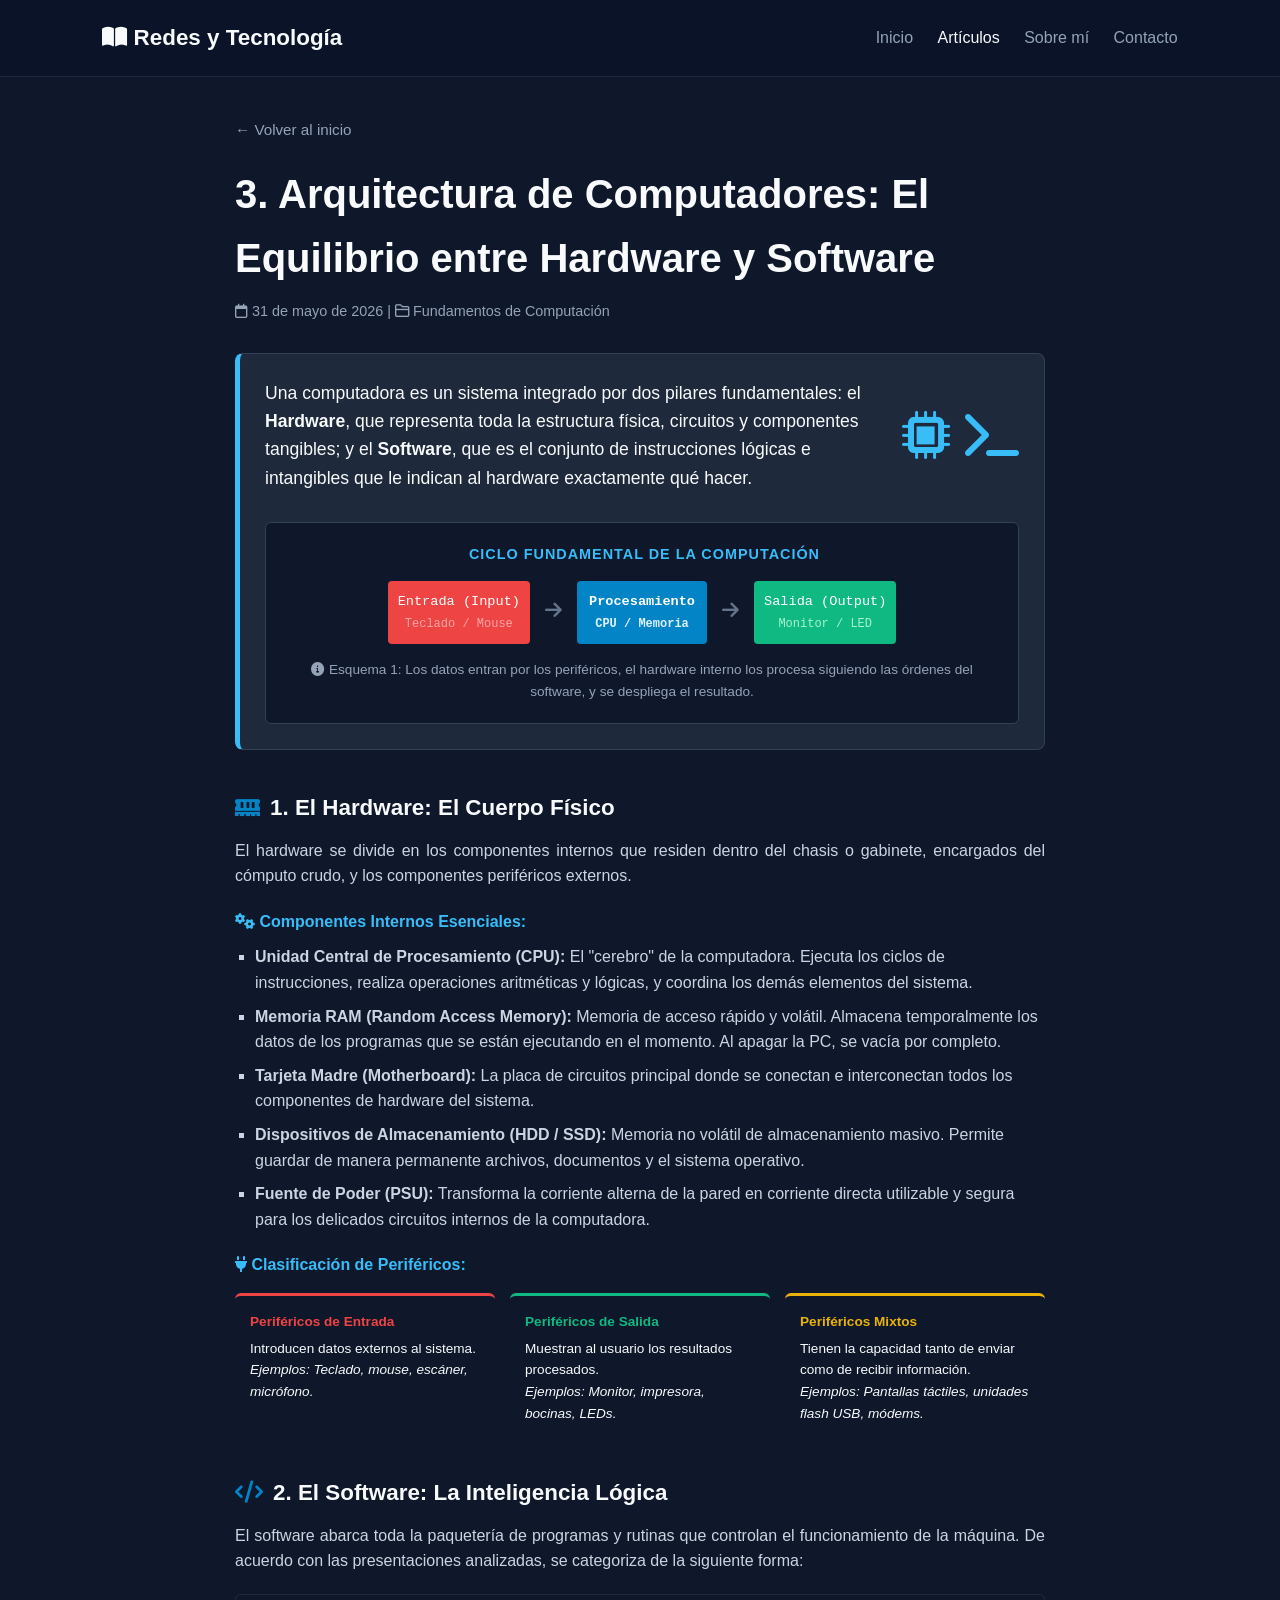
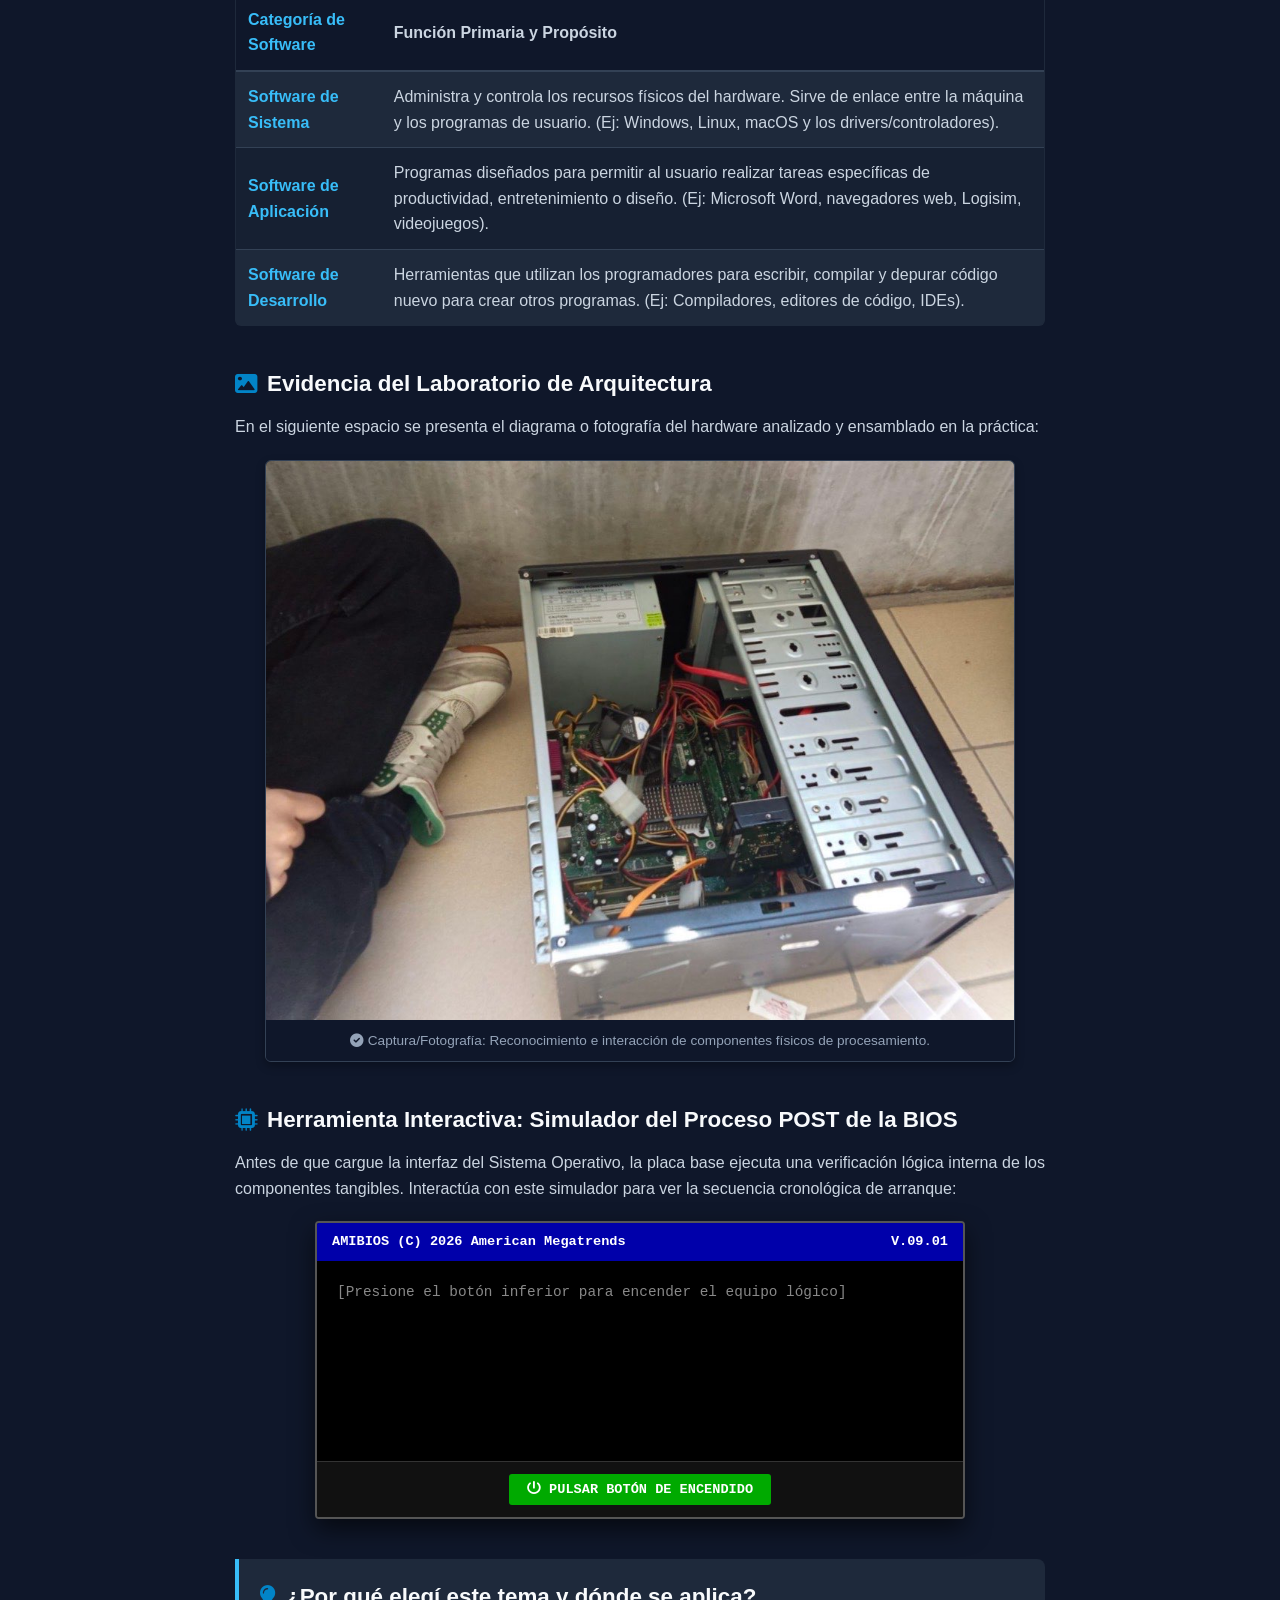
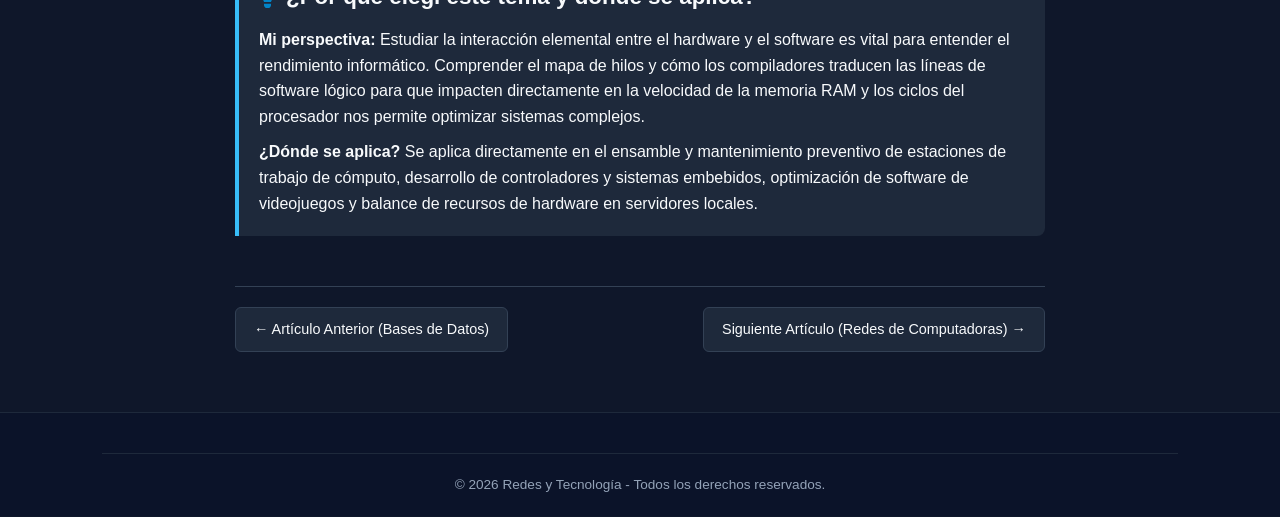
<file: hardware-software.html>
<!DOCTYPE html>
<html lang="es">
<head>
    <meta charset="UTF-8">
    <meta name="viewport" content="width=device-width, initial-scale=1.0">
    <title>3. Hardware y Software - Redes y Tecnología</title>
    <link rel="stylesheet" href="styles.css">
    <link rel="stylesheet" href="https://cdnjs.cloudflare.com/ajax/libs/font-awesome/6.0.0/css/all.min.css">
</head>
<body>

    <header class="navbar">
        <div class="logo">
            <i class="fa-solid fa-book-open"></i> Redes y Tecnología
        </div>
        <nav>
            <a href="index.html">Inicio</a>
            <a href="index.html#temas" class="active">Artículos</a>
            <a href="#">Sobre mí</a>
            <a href="#">Contacto</a>
        </nav>
    </header>

    <main class="article-container">
        <a href="index.html" class="back-link">&larr; Volver al inicio</a>
        
        <h1 class="article-title">3. Arquitectura de Computadores: El Equilibrio entre Hardware y Software</h1>
        <p class="article-meta"><i class="fa-regular fa-calendar"></i> 31 de mayo de 2026 | <i class="fa-regular fa-folder"></i> Fundamentos de Computación</p>

        <div class="article-banner" style="background: #1e293b; padding: 25px; border-radius: 8px; border-left: 5px solid #38bdf8; display: flex; flex-direction: column; gap: 20px;">
            <div style="display: flex; justify-content: space-between; align-items: center; gap: 20px; flex-wrap: wrap;">
                <div style="flex: 1;">
                    <p style="margin: 0; font-size: 1.1rem; line-height: 1.6;">Una computadora es un sistema integrado por dos pilares fundamentales: el <strong>Hardware</strong>, que representa toda la estructura física, circuitos y componentes tangibles; y el <strong>Software</strong>, que es el conjunto de instrucciones lógicas e intangibles que le indican al hardware exactamente qué hacer.</p>
                </div>
                <div style="font-size: 3rem; color: #38bdf8; display: flex; gap: 15px; flex-shrink: 0;">
                    <i class="fa-solid fa-microchip"></i>
                    <i class="fa-solid fa-terminal"></i>
                </div>
            </div>

            <div style="width: 100%; background: #0f172a; border-radius: 6px; padding: 20px; border: 1px solid #334155; margin-top: 10px; box-sizing: border-box;">
                <div style="text-align: center; color: #38bdf8; font-weight: bold; margin-bottom: 15px; font-size: 0.9rem; text-transform: uppercase; letter-spacing: 1px;">
                    <i class="fa-solid fa-processor"></i> Ciclo Fundamental de la Computación
                </div>
                <div style="display: flex; align-items: center; justify-content: center; gap: 15px; flex-wrap: wrap; font-family: monospace; font-size: 0.85rem;">
                    <div style="background: #ef4444; padding: 10px; border-radius: 4px; color: white; text-align: center; min-width: 110px;">Entrada (Input)<br><span style="color: #fca5a5; font-size: 0.75rem;">Teclado / Mouse</span></div>
                    <div style="color: #64748b; font-size: 1.2rem;"><i class="fa-solid fa-arrow-right"></i></div>
                    <div style="background: #0284c7; padding: 10px; border-radius: 4px; color: white; text-align: center; min-width: 130px; font-weight: bold;">Procesamiento<br><span style="color: #e0f2fe; font-size: 0.75rem;">CPU / Memoria</span></div>
                    <div style="color: #64748b; font-size: 1.2rem;"><i class="fa-solid fa-arrow-right"></i></div>
                    <div style="background: #10b981; padding: 10px; border-radius: 4px; color: white; text-align: center; min-width: 110px;">Salida (Output)<br><span style="color: #a7f3d0; font-size: 0.75rem;">Monitor / LED</span></div>
                </div>
                <span style="display: block; margin-top: 15px; font-size: 0.85rem; color: #94a3b8; text-align: center;"><i class="fa-solid fa-circle-info"></i> Esquema 1: Los datos entran por los periféricos, el hardware interno los procesa siguiendo las órdenes del software, y se despliega el resultado.</span>
            </div>
        </div>

        <section class="content-block" style="margin-top: 40px;">
            <h3><i class="fa-solid fa-memory icon-block"></i> 1. El Hardware: El Cuerpo Físico</h3>
            <p>El hardware se divide en los componentes internos que residen dentro del chasis o gabinete, encargados del cómputo crudo, y los componentes periféricos externos.</p>
            
            <h4 style="color: #38bdf8; margin: 20px 0 10px 0;"><i class="fa-solid fa-gears"></i> Componentes Internos Esenciales:</h4>
            <ul style="margin: 0 0 20px 20px; color: #cbd5e1; list-style-type: square; padding: 0;">
                <li style="margin-bottom: 8px;"><strong>Unidad Central de Procesamiento (CPU):</strong> El "cerebro" de la computadora. Ejecuta los ciclos de instrucciones, realiza operaciones aritméticas y lógicas, y coordina los demás elementos del sistema.</li>
                <li style="margin-bottom: 8px;"><strong>Memoria RAM (Random Access Memory):</strong> Memoria de acceso rápido y volátil. Almacena temporalmente los datos de los programas que se están ejecutando en el momento. Al apagar la PC, se vacía por completo.</li>
                <li style="margin-bottom: 8px;"><strong>Tarjeta Madre (Motherboard):</strong> La placa de circuitos principal donde se conectan e interconectan todos los componentes de hardware del sistema.</li>
                <li style="margin-bottom: 8px;"><strong>Dispositivos de Almacenamiento (HDD / SSD):</strong> Memoria no volátil de almacenamiento masivo. Permite guardar de manera permanente archivos, documentos y el sistema operativo.</li>
                <li style="margin-bottom: 8px;"><strong>Fuente de Poder (PSU):</strong> Transforma la corriente alterna de la pared en corriente directa utilizable y segura para los delicados circuitos internos de la computadora.</li>
            </ul>

            <h4 style="color: #38bdf8; margin: 20px 0 10px 0;"><i class="fa-solid fa-plug"></i> Clasificación de Periféricos:</h4>
            <div style="display: flex; gap: 15px; flex-wrap: wrap; margin-top: 15px; font-size: 0.85rem;">
                <div style="flex: 1; min-width: 200px; background: #0f172a; padding: 15px; border-radius: 6px; border-top: 3px solid #ef4444;">
                    <strong style="color: #ef4444; display: block; margin-bottom: 5px;">Periféricos de Entrada</strong>
                    Introducen datos externos al sistema.<br><em>Ejemplos: Teclado, mouse, escáner, micrófono.</em>
                </div>
                <div style="flex: 1; min-width: 200px; background: #0f172a; padding: 15px; border-radius: 6px; border-top: 3px solid #10b981;">
                    <strong style="color: #10b981; display: block; margin-bottom: 5px;">Periféricos de Salida</strong>
                    Muestran al usuario los resultados procesados.<br><em>Ejemplos: Monitor, impresora, bocinas, LEDs.</em>
                </div>
                <div style="flex: 1; min-width: 200px; background: #0f172a; padding: 15px; border-radius: 6px; border-top: 3px solid #eab308;">
                    <strong style="color: #eab308; display: block; margin-bottom: 5px;">Periféricos Mixtos</strong>
                    Tienen la capacidad tanto de enviar como de recibir información.<br><em>Ejemplos: Pantallas táctiles, unidades flash USB, módems.</em>
                </div>
            </div>
        </section>

        <section class="content-block">
            <h3><i class="fa-solid fa-code icon-block"></i> 2. El Software: La Inteligencia Lógica</h3>
            <p>El software abarca toda la paquetería de programas y rutinas que controlan el funcionamiento de la máquina. De acuerdo con las presentaciones analizadas, se categoriza de la siguiente forma:</p>

            <table style="width: 100%; border-collapse: collapse; margin-top: 20px; background-color: #1e293b; border: 1px solid #334155; border-radius: 6px; overflow: hidden;">
                <thead>
                    <tr style="background-color: #0f172a; border-bottom: 2px solid #334155; text-align: left;">
                        <th style="padding: 12px; color: #38bdf8; font-weight: bold;">Categoría de Software</th>
                        <th style="padding: 12px; color: #cbd5e1; font-weight: bold;">Función Primaria y Propósito</th>
                    </tr>
                </thead>
                <tbody>
                    <tr style="border-bottom: 1px solid #334155;">
                        <td style="padding: 12px; font-weight: bold; color: #38bdf8;">Software de Sistema</td>
                        <td style="padding: 12px; color: #cbd5e1;">Administra y controla los recursos físicos del hardware. Sirve de enlace entre la máquina y los programas de usuario. (Ej: Windows, Linux, macOS y los drivers/controladores).</td>
                    </tr>
                    <tr style="border-bottom: 1px solid #334155; background-color: #162032;">
                        <td style="padding: 12px; font-weight: bold; color: #38bdf8;">Software de Aplicación</td>
                        <td style="padding: 12px; color: #cbd5e1;">Programas diseñados para permitir al usuario realizar tareas específicas de productividad, entretenimiento o diseño. (Ej: Microsoft Word, navegadores web, Logisim, videojuegos).</td>
                    </tr>
                    <tr style="background-color: #1e293b;">
                        <td style="padding: 12px; font-weight: bold; color: #38bdf8;">Software de Desarrollo</td>
                        <td style="padding: 12px; color: #cbd5e1;">Herramientas que utilizan los programadores para escribir, compilar y depurar código nuevo para crear otros programas. (Ej: Compiladores, editores de código, IDEs).</td>
                    </tr>
                </tbody>
            </table>
        </section>

        <section class="content-block" style="margin-top: 40px; text-align: center;">
            <h3><i class="fa-solid fa-image icon-block"></i> Evidencia del Laboratorio de Arquitectura</h3>
            <p>En el siguiente espacio se presenta el diagrama o fotografía del hardware analizado y ensamblado en la práctica:</p>
            
            <div style="width: 100%; max-width: 750px; margin: 20px auto 0 auto; border-radius: 6px; overflow: hidden; border: 1px solid #334155; box-shadow: 0 4px 10px rgba(0,0,0,0.3);">
                <img src="imagenes/hardware.png" alt="Arquitectura e identificación de hardware físico" style="width: 100%; height: auto; display: block;">
                <span style="display: block; background: #0f172a; padding: 10px; font-size: 0.85rem; color: #94a3b8; text-align: center;">
                    <i class="fa-solid fa-circle-check"></i> Captura/Fotografía: Reconocimiento e interacción de componentes físicos de procesamiento.
                </span>
            </div>
        </section>
        <section class="content-block" style="margin-top: 40px;">
    <h3><i class="fa-solid fa-microchip icon-block"></i> Herramienta Interactiva: Simulador del Proceso POST de la BIOS</h3>
    <p>Antes de que cargue la interfaz del Sistema Operativo, la placa base ejecuta una verificación lógica interna de los componentes tangibles. Interactúa con este simulador para ver la secuencia cronológica de arranque:</p>

    <div style="background: #000000; border: 2px solid #555555; border-radius: 4px; font-family: monospace; max-width: 650px; margin: 20px auto; box-shadow: 0 10px 25px rgba(0,0,0,0.6); overflow: hidden;">
        <div style="background: #0000aa; color: white; padding: 8px 15px; font-size: 0.85rem; font-weight: bold; text-align: left; display: flex; justify-content: space-between;">
            <span>AMIBIOS (C) 2026 American Megatrends</span>
            <span>V.09.01</span>
        </div>
        
        <div id="pantalla-post" style="padding: 20px; height: 200px; color: #ffffff; font-size: 0.9rem; line-height: 1.6; text-align: left; overflow-y: auto;">
            <span style="color: #888888;">[Presione el botón inferior para encender el equipo lógico]</span>
        </div>

        <div style="background: #111111; padding: 12px; text-align: center; border-top: 1px solid #333333;">
            <button id="btn-power" onclick="iniciarPOST()" style="background: #00aa00; color: white; border: none; padding: 8px 18px; font-family: monospace; font-size: 0.85rem; font-weight: bold; cursor: pointer; border-radius: 3px; transition: background 0.2s;">
                <i class="fa-solid fa-power-off"></i> PULSAR BOTÓN DE ENCENDIDO
            </button>
        </div>
    </div>
</section>
<script>
function iniciarPOST() {
    const pantalla = document.getElementById('pantalla-post');
    const btn = document.getElementById('btn-power');
    
    btn.disabled = true;
    btn.style.background = '#444444';
    btn.innerHTML = '<i class="fa-solid fa-circle-notch fa-spin"></i> PROCESANDO POST...';
    
    pantalla.innerHTML = '';
    
    const secuencias = [
        "Verificando voltajes de la Fuente de Alimentación... OK",
        "Inicializando temporizador del sistema (Clock)... OK",
        "Probando registros del procesador CPU... OK",
        "Mapeando memoria Caché y módulos RAM detectados... 16384 MB OK",
        "Buscando interfaz controladora de video dedicada... Inicializada",
        "Verificando periféricos de entrada (Teclado/Mouse)... OK",
        "Leyendo registros del bus de almacenamiento M.2 / SSD... Detectado",
        "Enviando control de ejecución al Registro de Arranque Principal (Bootloader)...",
        "¡ÉXITO! Cargando el Núcleo (Kernel) del Sistema Operativo..."
    ];
    
    let paso = 0;
    
    function volcarLogs() {
        if (paso < secuencias.length) {
            const parrafo = document.createElement('div');
            parrafo.innerHTML = `> ${secuencias[paso]}`;
            if (paso === secuencias.length - 1) parrafo.style.color = '#55ff55'; // Resaltar el éxito
            pantalla.appendChild(parrafo);
            pantalla.scrollTop = pantalla.scrollHeight;
            
            paso++;
            setTimeout(volcarLogs, 900); // Velocidad de aparición (900 milisegundos)
        } else {
            btn.disabled = false;
            btn.style.background = '#aa0000';
            btn.innerHTML = '<i class="fa-solid fa-power-off"></i> REINICIAR EQUIPO';
        }
    }
    
    volcarLogs();
}
</script>

        <section class="reflection-block" style="border-left: 4px solid #38bdf8; background: #1e293b; padding: 20px; border-radius: 0 8px 8px 0; margin-top: 40px;">
            <h3><i class="fa-solid fa-lightbulb icon-block"></i> ¿Por qué elegí este tema y dónde se aplica?</h3>
            <p><strong>Mi perspectiva:</strong> Estudiar la interacción elemental entre el hardware y el software es vital para entender el rendimiento informático. Comprender el mapa de hilos y cómo los compiladores traducen las líneas de software lógico para que impacten directamente en la velocidad de la memoria RAM y los ciclos del procesador nos permite optimizar sistemas complejos.</p>
            <p style="margin-top: 10px;"><strong>¿Dónde se aplica?</strong> Se aplica directamente en el ensamble y mantenimiento preventivo de estaciones de trabajo de cómputo, desarrollo de controladores y sistemas embebidos, optimización de software de videojuegos y balance de recursos de hardware en servidores locales.</p>
        </section>

        <div class="article-navigation" style="display: flex; justify-content: space-between; margin-top: 50px; padding-top: 20px; border-top: 1px solid #334155;">
            <a href="base-de-datos.html" class="nav-btn">&larr; Artículo Anterior (Bases de Datos)</a>
            <a href="dispositivos-red.html" class="nav-btn">Siguiente Artículo (Redes de Computadoras) &rarr;</a>
        </div>
    </main>

    <footer class="footer">
        <div class="footer-bottom">
            &copy; 2026 Redes y Tecnología - Todos los derechos reservados.
        </div>
    </footer>

</body>
</html>
</file>
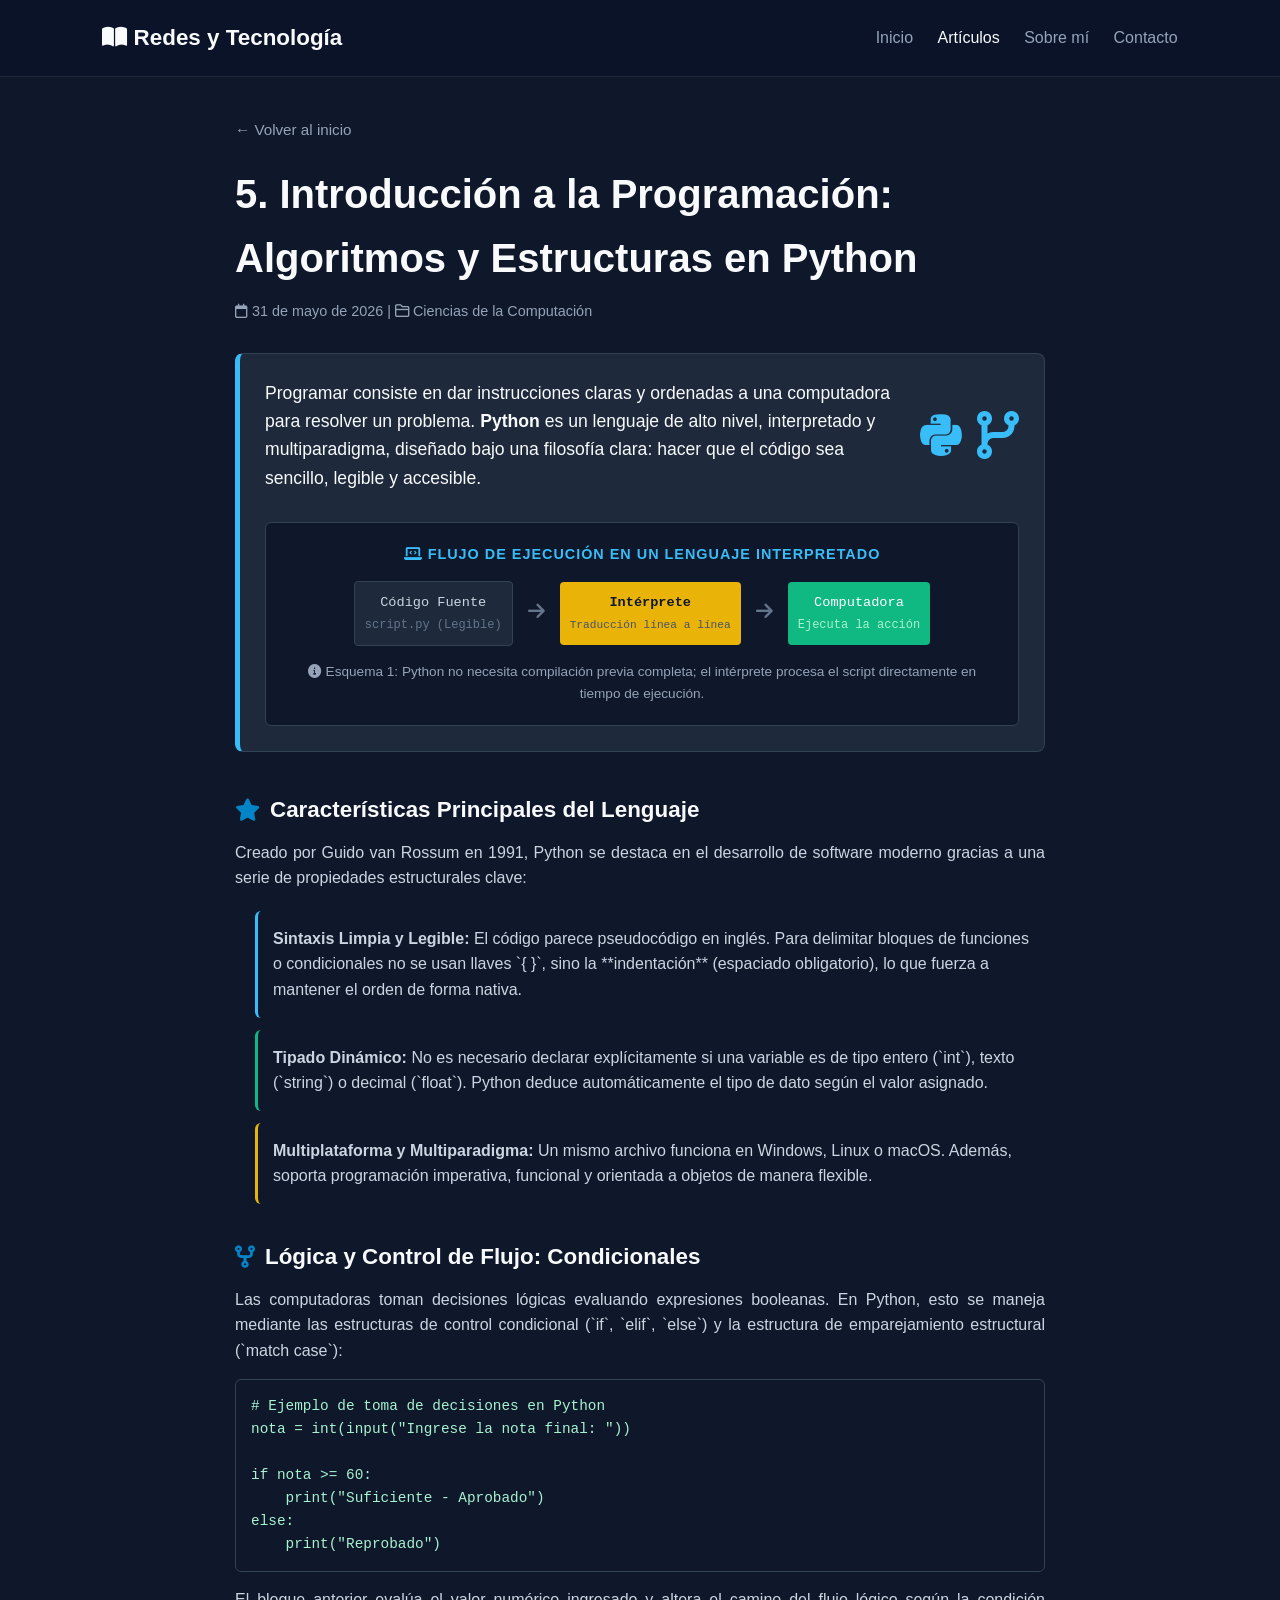
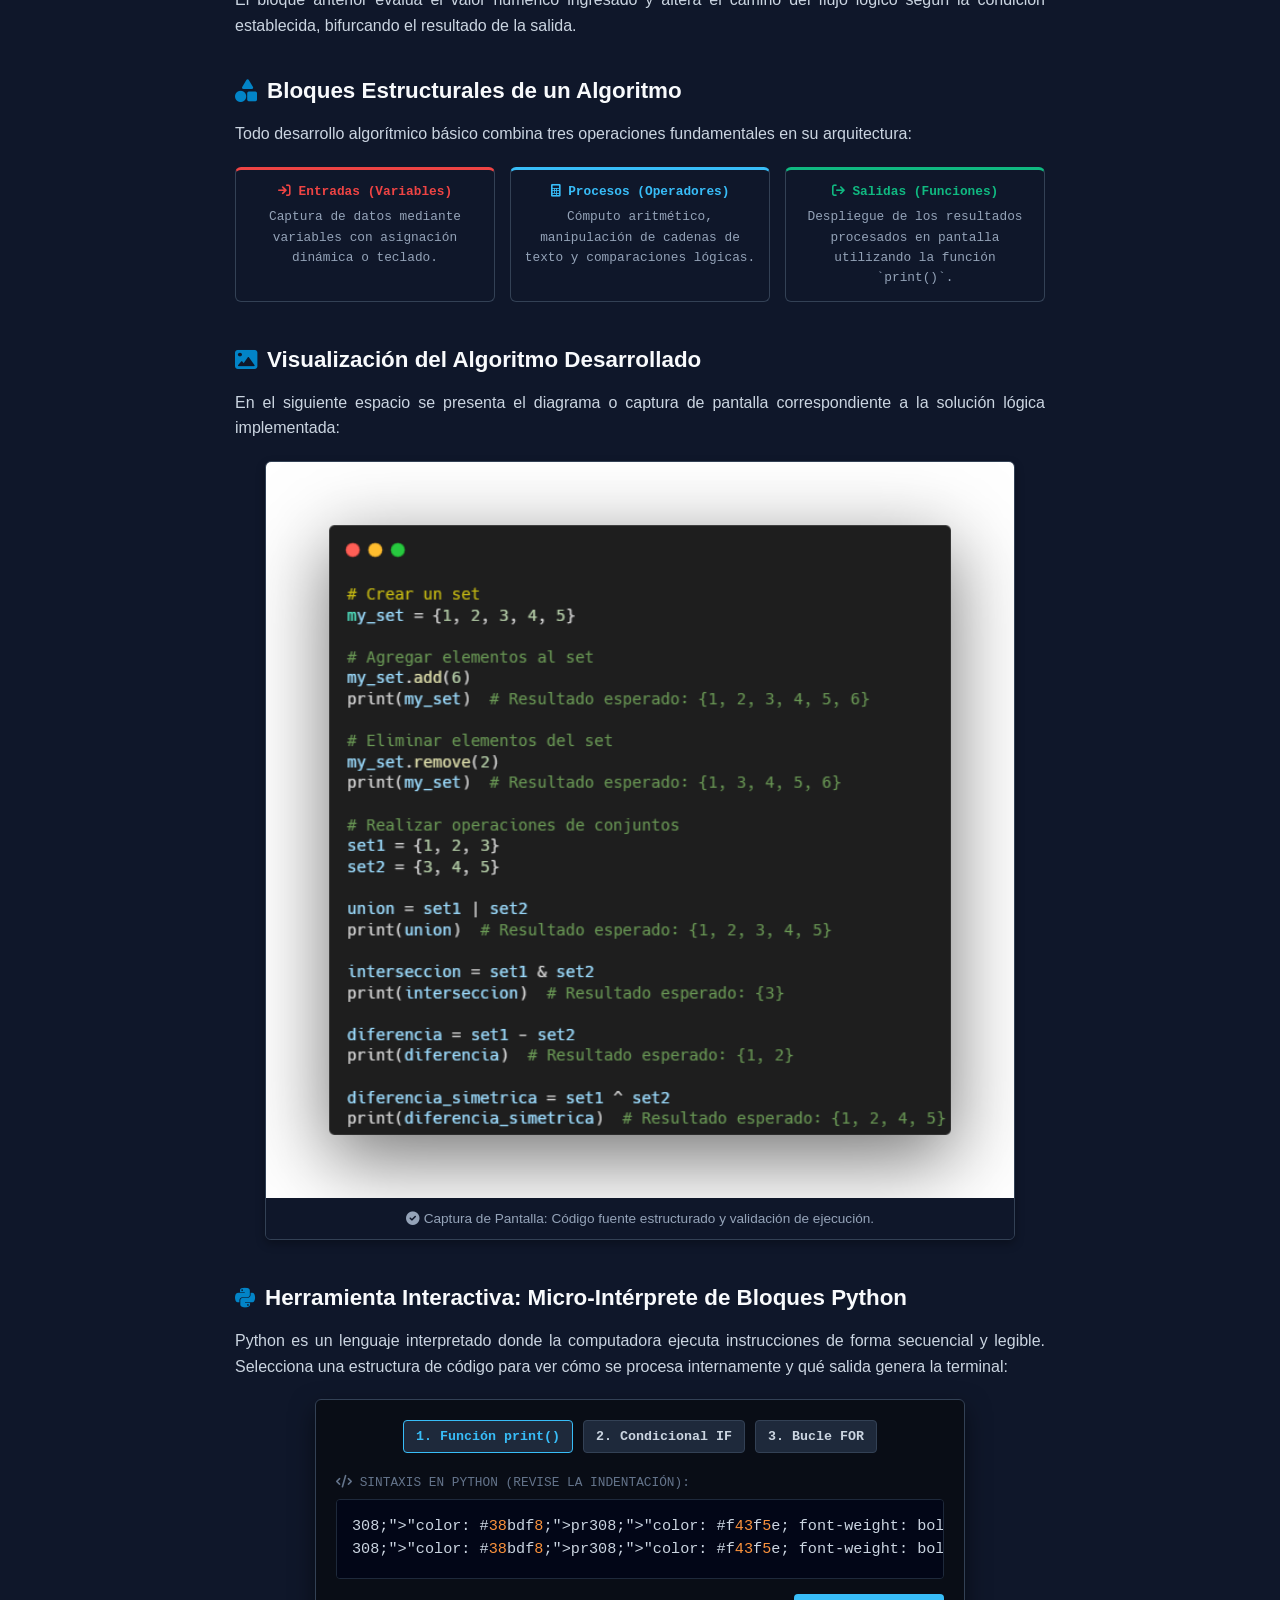
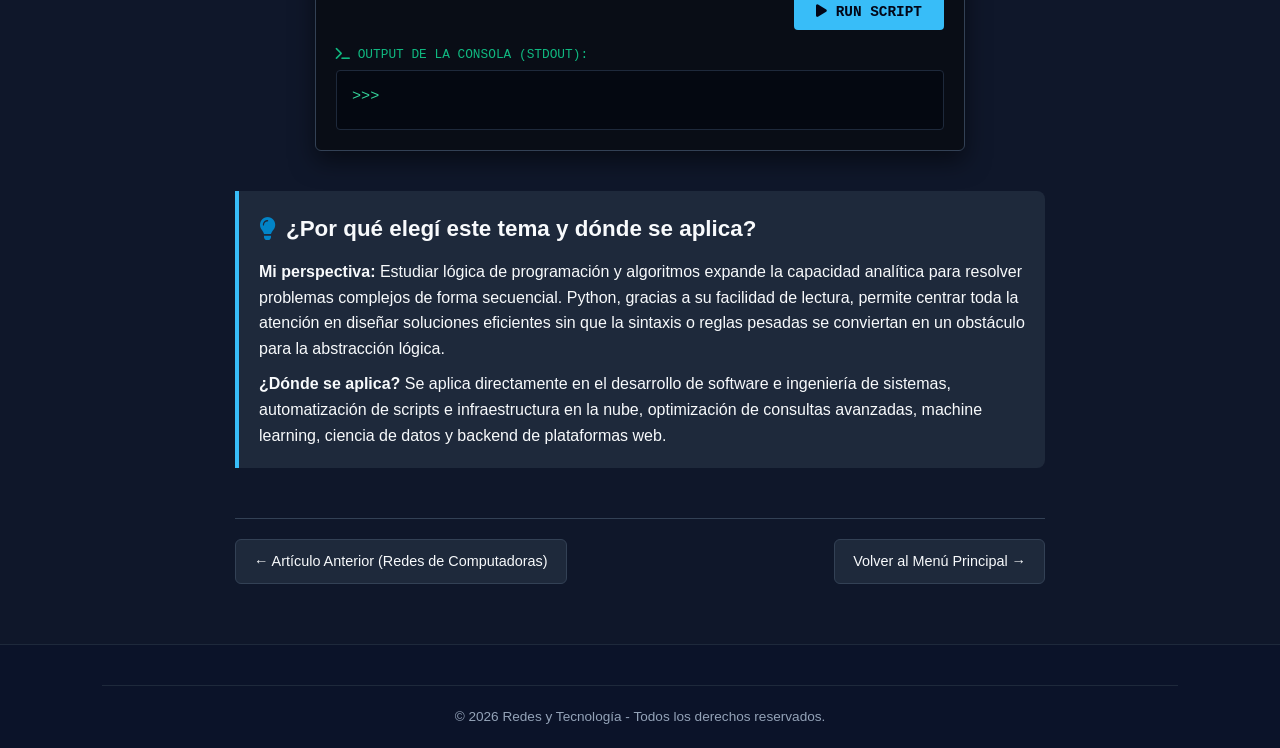
<file: html-estructura.html>
<!DOCTYPE html>
<html lang="es">
<head>
    <meta charset="UTF-8">
    <meta name="viewport" content="width=device-width, initial-scale=1.0">
    <title>5. Programación y Algoritmos en Python - Redes y Tecnología</title>
    <link rel="stylesheet" href="styles.css">
    <link rel="stylesheet" href="https://cdnjs.cloudflare.com/ajax/libs/font-awesome/6.0.0/css/all.min.css">
</head>
<body>

    <header class="navbar">
        <div class="logo">
            <i class="fa-solid fa-book-open"></i> Redes y Tecnología
        </div>
        <nav>
            <a href="index.html">Inicio</a>
            <a href="index.html#temas" class="active">Artículos</a>
            <a href="#">Sobre mí</a>
            <a href="#">Contacto</a>
        </nav>
    </header>

    <main class="article-container">
        <a href="index.html" class="back-link">&larr; Volver al inicio</a>
        
        <h1 class="article-title">5. Introducción a la Programación: Algoritmos y Estructuras en Python</h1>
        <p class="article-meta"><i class="fa-regular fa-calendar"></i> 31 de mayo de 2026 | <i class="fa-regular fa-folder"></i> Ciencias de la Computación</p>

        <div class="article-banner" style="background: #1e293b; padding: 25px; border-radius: 8px; border-left: 5px solid #38bdf8; display: flex; flex-direction: column; gap: 20px;">
            <div style="display: flex; justify-content: space-between; align-items: center; gap: 20px; flex-wrap: wrap;">
                <div style="flex: 1;">
                    <p style="margin: 0; font-size: 1.1rem; line-height: 1.6;">Programar consiste en dar instrucciones claras y ordenadas a una computadora para resolver un problema. <strong>Python</strong> es un lenguaje de alto nivel, interpretado y multiparadigma, diseñado bajo una filosofía clara: hacer que el código sea sencillo, legible y accesible.</p>
                </div>
                <div style="font-size: 3rem; color: #38bdf8; display: flex; gap: 15px; flex-shrink: 0;">
                    <i class="fa-brands fa-python"></i>
                    <i class="fa-solid fa-code-branch"></i>
                </div>
            </div>

            <div style="width: 100%; background: #0f172a; border-radius: 6px; padding: 20px; border: 1px solid #334155; margin-top: 10px; box-sizing: border-box;">
                <div style="text-align: center; color: #38bdf8; font-weight: bold; margin-bottom: 15px; font-size: 0.9rem; text-transform: uppercase; letter-spacing: 1px;">
                    <i class="fa-solid fa-laptop-code"></i> Flujo de Ejecución en un Lenguaje Interpretado
                </div>
                <div style="display: flex; align-items: center; justify-content: center; gap: 15px; flex-wrap: wrap; font-family: monospace; font-size: 0.85rem;">
                    <div style="background: #1e293b; padding: 10px; border: 1px solid #334155; border-radius: 4px; color: #cbd5e1; text-align: center;">Código Fuente<br><span style="color: #64748b; font-size: 0.75rem;">script.py (Legible)</span></div>
                    <div style="color: #64748b; font-size: 1.2rem;"><i class="fa-solid fa-arrow-right"></i></div>
                    <div style="background: #eab308; padding: 10px; border-radius: 4px; color: #0f172a; font-weight: bold; text-align: center; min-width: 120px;">Intérprete<br><span style="font-size: 0.7rem; font-weight: normal; color: #475569;">Traducción línea a línea</span></div>
                    <div style="color: #64748b; font-size: 1.2rem;"><i class="fa-solid fa-arrow-right"></i></div>
                    <div style="background: #10b981; padding: 10px; border-radius: 4px; color: white; text-align: center; min-width: 110px;">Computadora<br><span style="color: #a7f3d0; font-size: 0.75rem;">Ejecuta la acción</span></div>
                </div>
                <span style="display: block; margin-top: 15px; font-size: 0.85rem; color: #94a3b8; text-align: center;"><i class="fa-solid fa-circle-info"></i> Esquema 1: Python no necesita compilación previa completa; el intérprete procesa el script directamente en tiempo de ejecución.</span>
            </div>
        </div>

        <section class="content-block" style="margin-top: 40px;">
            <h3><i class="fa-solid fa-star icon-block"></i> Características Principales del Lenguaje</h3>
            <p>Creado por Guido van Rossum en 1991, Python se destaca en el desarrollo de software moderno gracias a una serie de propiedades estructurales clave:</p>
            
            <ul style="margin: 20px 0 20px 20px; color: #cbd5e1; list-style-type: none; padding: 0;">
                <li style="margin-bottom: 12px; background: #0f172a; padding: 15px; border-radius: 6px; border-left: 3px solid #38bdf8;">
                    <strong>Sintaxis Limpia y Legible:</strong> El código parece pseudocódigo en inglés. Para delimitar bloques de funciones o condicionales no se usan llaves `{ }`, sino la **indentación** (espaciado obligatorio), lo que fuerza a mantener el orden de forma nativa.
                </li>
                <li style="margin-bottom: 12px; background: #0f172a; padding: 15px; border-radius: 6px; border-left: 3px solid #10b981;">
                    <strong>Tipado Dinámico:</strong> No es necesario declarar explícitamente si una variable es de tipo entero (`int`), texto (`string`) o decimal (`float`). Python deduce automáticamente el tipo de dato según el valor asignado.
                </li>
                <li style="margin-bottom: 12px; background: #0f172a; padding: 15px; border-radius: 6px; border-left: 3px solid #eab308;">
                    <strong>Multiplataforma y Multiparadigma:</strong> Un mismo archivo funciona en Windows, Linux o macOS. Además, soporta programación imperativa, funcional y orientada a objetos de manera flexible.
                </li>
            </ul>
        </section>

        <section class="content-block">
            <h3><i class="fa-solid fa-code-fork icon-block"></i> Lógica y Control de Flujo: Condicionales</h3>
            <p>Las computadoras toman decisiones lógicas evaluando expresiones booleanas. En Python, esto se maneja mediante las estructuras de control condicional (`if`, `elif`, `else`) y la estructura de emparejamiento estructural (`match case`):</p>
            
            <pre style="background: #0f172a; padding: 15px; border-radius: 6px; border: 1px solid #334155; color: #a7f3d0; font-family: monospace; font-size: 0.9rem; overflow-x: auto; margin: 15px 0;">
# Ejemplo de toma de decisiones en Python
nota = int(input("Ingrese la nota final: "))

if nota >= 60:
    print("Suficiente - Aprobado")
else:
    print("Reprobado")</pre>

            <p style="margin-top: 15px;">El bloque anterior evalúa el valor numérico ingresado y altera el camino del flujo lógico según la condición establecida, bifurcando el resultado de la salida.</p>
        </section>

        <section class="content-block">
            <h3><i class="fa-solid fa-shapes icon-block"></i> Bloques Estructurales de un Algoritmo</h3>
            <p>Todo desarrollo algorítmico básico combina tres operaciones fundamentales en su arquitectura:</p>

            <div style="display: flex; gap: 15px; margin-top: 20px; flex-wrap: wrap; font-family: monospace; font-size: 0.8rem; box-sizing: border-box;">
                <div style="flex: 1; min-width: 180px; background: #0f172a; border: 1px solid #334155; border-radius: 6px; padding: 12px; text-align: center; border-top: 3px solid #ef4444;">
                    <div style="color: #ef4444; font-weight: bold; margin-bottom: 5px;"><i class="fa-solid fa-arrow-right-to-bracket"></i> Entradas (Variables)</div>
                    <span style="color: #94a3b8;">Captura de datos mediante variables con asignación dinámica o teclado.</span>
                </div>
                <div style="flex: 1; min-width: 180px; background: #0f172a; border: 1px solid #334155; border-radius: 6px; padding: 12px; text-align: center; border-top: 3px solid #38bdf8;">
                    <div style="color: #38bdf8; font-weight: bold; margin-bottom: 5px;"><i class="fa-solid fa-calculator"></i> Procesos (Operadores)</div>
                    <span style="color: #94a3b8;">Cómputo aritmético, manipulación de cadenas de texto y comparaciones lógicas.</span>
                </div>
                <div style="flex: 1; min-width: 180px; background: #0f172a; border: 1px solid #334155; border-radius: 6px; padding: 12px; text-align: center; border-top: 3px solid #10b981;">
                    <div style="color: #10b981; font-weight: bold; margin-bottom: 5px;"><i class="fa-solid fa-arrow-right-from-bracket"></i> Salidas (Funciones)</div>
                    <span style="color: #94a3b8;">Despliegue de los resultados procesados en pantalla utilizando la función `print()`.</span>
                </div>
            </div>
        </section>

        <section class="content-block" style="margin-top: 40px; text-align: center;">
            <h3><i class="fa-solid fa-image icon-block"></i> Visualización del Algoritmo Desarrollado</h3>
            <p>En el siguiente espacio se presenta el diagrama o captura de pantalla correspondiente a la solución lógica implementada:</p>
            
            <div style="width: 100%; max-width: 750px; margin: 20px auto 0 auto; border-radius: 6px; overflow: hidden; border: 1px solid #334155; box-shadow: 0 4px 10px rgba(0,0,0,0.3);">
                <img src="imagenes/python.png" alt="Estructura lógica de programación y algoritmos" style="width: 100%; height: auto; display: block;">
                <span style="display: block; background: #0f172a; padding: 10px; font-size: 0.85rem; color: #94a3b8; text-align: center;">
                    <i class="fa-solid fa-circle-check"></i> Captura de Pantalla: Código fuente estructurado y validación de ejecución.
                </span>
            </div>
        </section>
        <section class="content-block" style="margin-top: 40px;">
    <h3><i class="fa-brands fa-python icon-block"></i> Herramienta Interactiva: Micro-Intérprete de Bloques Python</h3>
    <p>Python es un lenguaje interpretado donde la computadora ejecuta instrucciones de forma secuencial y legible. Selecciona una estructura de código para ver cómo se procesa internamente y qué salida genera la terminal:</p>

    <div style="background: #090d16; border: 1px solid #334155; border-radius: 6px; padding: 20px; max-width: 650px; margin: 20px auto; box-shadow: 0 10px 25px rgba(0,0,0,0.5); box-sizing: border-box; font-family: monospace;">
        
        <div style="display: flex; gap: 10px; margin-bottom: 20px; flex-wrap: wrap; justify-content: center;">
            <button onclick="cargarScript('print')" style="background: #1e293b; color: #cbd5e1; border: 1px solid #334155; padding: 8px 12px; font-family: monospace; border-radius: 4px; cursor: pointer; font-weight: bold; transition: all 0.2s;" id="btn-print">1. Función print()</button>
            <button onclick="cargarScript('if')" style="background: #1e293b; color: #cbd5e1; border: 1px solid #334155; padding: 8px 12px; font-family: monospace; border-radius: 4px; cursor: pointer; font-weight: bold; transition: all 0.2s;" id="btn-if">2. Condicional IF</button>
            <button onclick="cargarScript('for')" style="background: #1e293b; color: #cbd5e1; border: 1px solid #334155; padding: 8px 12px; font-family: monospace; border-radius: 4px; cursor: pointer; font-weight: bold; transition: all 0.2s;" id="btn-for">3. Bucle FOR</button>
        </div>

        <div style="display: flex; flex-direction: column; gap: 15px;">
            <div style="text-align: left;">
                <span style="color: #64748b; font-size: 0.8rem; display: block; margin-bottom: 5px;"><i class="fa-solid fa-code"></i> SINTAXIS EN PYTHON (REVISE LA INDENTACIÓN):</span>
                <div id="codigo-python" style="background: #020617; border: 1px solid #1e293b; padding: 15px; border-radius: 4px; color: #cbd5e1; min-height: 80px; font-size: 0.95rem; line-height: 1.5; white-space: pre; overflow-x: auto;"># Selecciona un ejemplo arriba</div>
            </div>

            <div style="text-align: right;">
                <button id="btn-run" onclick="ejecutarPython()" style="background: #38bdf8; color: #020617; border: none; padding: 10px 22px; font-family: monospace; font-size: 0.9rem; font-weight: bold; border-radius: 4px; cursor: pointer; transition: background 0.2s;">
                    <i class="fa-solid fa-play"></i> RUN SCRIPT
                </button>
            </div>

            <div style="text-align: left;">
                <span style="color: #10b981; font-size: 0.8rem; display: block; margin-bottom: 5px;"><i class="fa-solid fa-terminal"></i> OUTPUT DE LA CONSOLA (STDOUT):</span>
                <div id="consola-python" style="background: #040811; border: 1px solid #1e293b; padding: 15px; border-radius: 4px; color: #34d399; min-height: 60px; font-size: 0.95rem; line-height: 1.4; text-align: left; white-space: pre-wrap;">>>> </div>
            </div>
        </div>
    </div>
</section>
<script>
// Diccionario de scripts simulados
const scripts = {
    print: 'print("Hola Mundo")\nprint("Estudiando Ciencias de la Computación")',
    if: 'edad = 20\n\nif edad >= 18:\n    print("Acceso Autorizado: Mayor de edad")\nelse:\n    print("Acceso Denegado")',
    for: 'print("Contando ciclos:")\n\nfor i in range(3):\n    print("Iteración número:", i)'
};

let scriptActivo = '';

function cargarScript(tipo) {
    scriptActivo = tipo;
    const editor = document.getElementById('codigo-python');
    const consola = document.getElementById('consola-python');
    
    // Resetear consola al cambiar de script
    consola.innerHTML = '>>> ';
    consola.style.color = '#34d399';

    // Resaltar sintaxis visual básica mediante reemplazo HTML básico
    let codigoLimpio = scripts[tipo];
    let codigoResaltado = codigoLimpio
        .replace(/(print)/g, '<span style="color: #38bdf8;">$1</span>')
        .replace(/(if|else|for|in)/g, '<span style="color: #f43f5e; font-weight: bold;">$1</span>')
        .replace(/(range)/g, '<span style="color: #a855f7;">$1</span>')
        .replace(/(".*?")/g, '<span style="color: #eab308;">$1</span>')
        .replace(/(\d+)/g, '<span style="color: #fb923c;">$1</span>');

    editor.innerHTML = codigoResaltado;

    // Estilos de botones activos
    ['print', 'if', 'for'].forEach(s => {
        const btn = document.getElementById(`btn-${s}`);
        if(s === tipo) {
            btn.style.background = '#1e293b';
            btn.style.borderColor = '#38bdf8';
            btn.style.color = '#38bdf8';
        } else {
            btn.style.background = '#1e293b';
            btn.style.borderColor = '#334155';
            btn.style.color = '#cbd5e1';
        }
    });
}

function ejecutarPython() {
    const consola = document.getElementById('consola-python');
    
    if (!scriptActivo) {
        consola.innerHTML = '>>> ❌ Error: Selecciona primero un ejemplo de código.';
        consola.style.color = '#ef4444';
        return;
    }

    consola.innerHTML = '>>> Ejecutando script...\n';
    
    // Simular el tiempo de respuesta del intérprete lógicamente
    setTimeout(() => {
        let output = '>>> ';
        if (scriptActivo === 'print') {
            output += 'Hola Mundo\nEstudiando Ciencias de la Computación';
        } else if (scriptActivo === 'if') {
            output += 'Acceso Autorizado: Mayor de edad';
        } else if (scriptActivo === 'for') {
            output += 'Contando ciclos:\nIteración número: 0\nIteración número: 1\nIteración número: 2';
        }
        consola.innerHTML = output;
    }, 600);
}

// Cargar el primer script por defecto al iniciar la vista
cargarScript('print');
</script>

        <section class="reflection-block" style="border-left: 4px solid #38bdf8; background: #1e293b; padding: 20px; border-radius: 0 8px 8px 0; margin-top: 40px;">
            <h3><i class="fa-solid fa-lightbulb icon-block"></i> ¿Por qué elegí este tema y dónde se aplica?</h3>
            <p><strong>Mi perspectiva:</strong> Estudiar lógica de programación y algoritmos expande la capacidad analítica para resolver problemas complejos de forma secuencial. Python, gracias a su facilidad de lectura, permite centrar toda la atención en diseñar soluciones eficientes sin que la sintaxis o reglas pesadas se conviertan en un obstáculo para la abstracción lógica.</p>
            <p style="margin-top: 10px;"><strong>¿Dónde se aplica?</strong> Se aplica directamente en el desarrollo de software e ingeniería de sistemas, automatización de scripts e infraestructura en la nube, optimización de consultas avanzadas, machine learning, ciencia de datos y backend de plataformas web.</p>
        </section>

        <div class="article-navigation" style="display: flex; justify-content: space-between; margin-top: 50px; padding-top: 20px; border-top: 1px solid #334155;">
            <a href="dispositivos-red.html" class="nav-btn">&larr; Artículo Anterior (Redes de Computadoras)</a>
            <a href="index.html" class="nav-btn">Volver al Menú Principal &rarr;</a>
        </div>
    </main>

    <footer class="footer">
        <div class="footer-bottom">
            &copy; 2026 Redes y Tecnología - Todos los derechos reservados.
        </div>
    </footer>

</body>
</html>
</file>
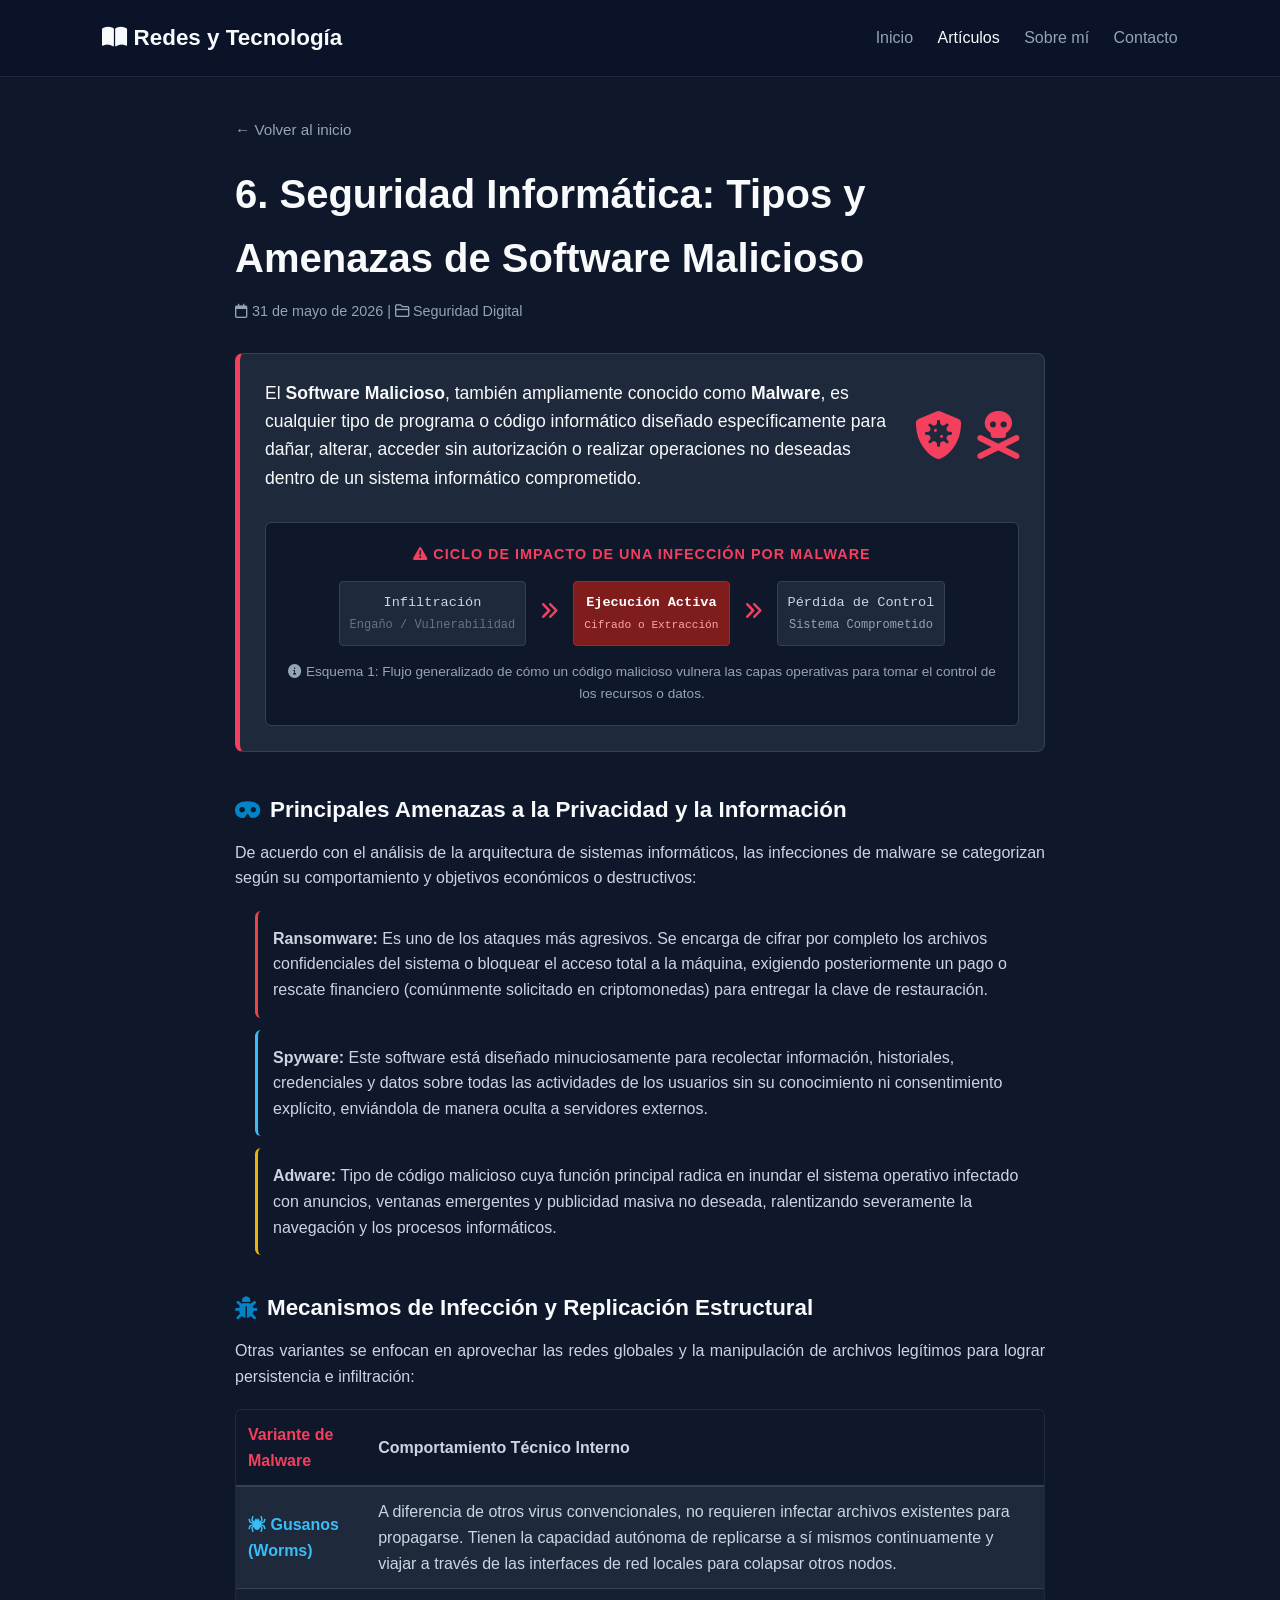
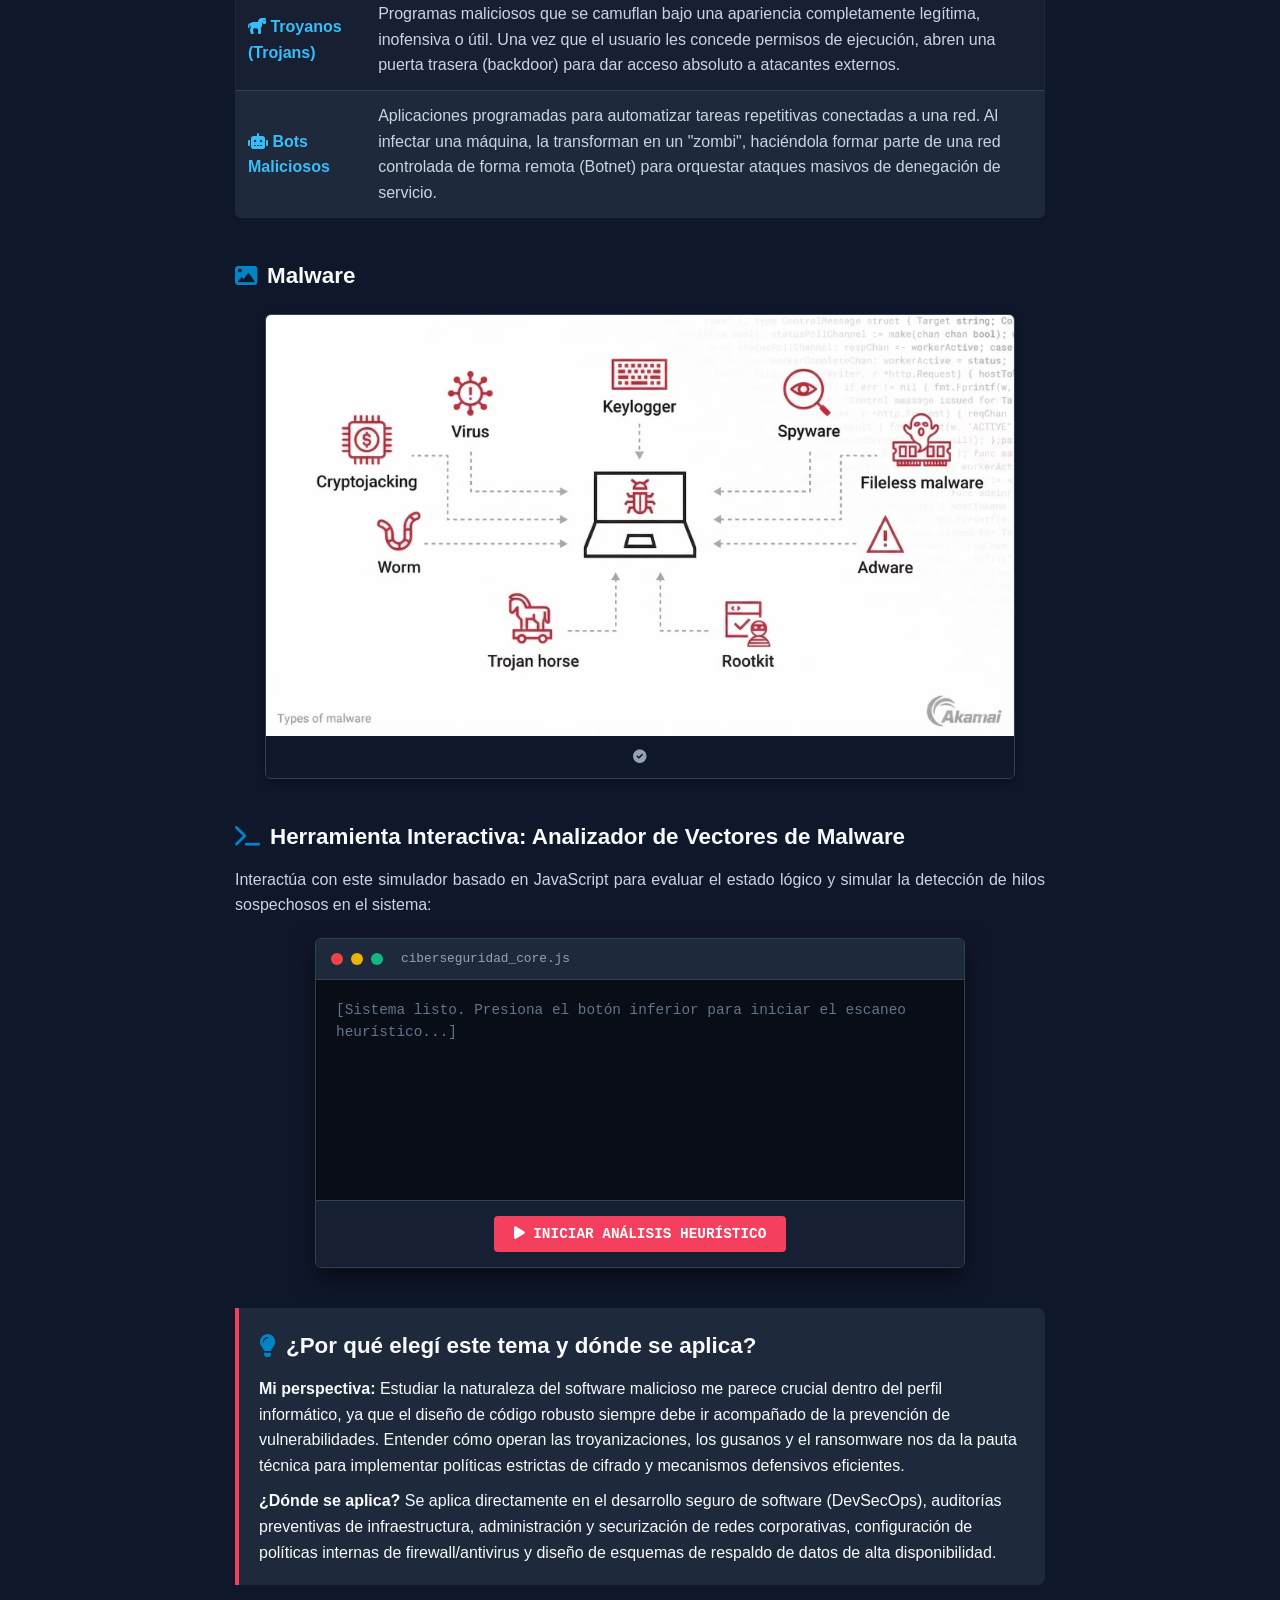
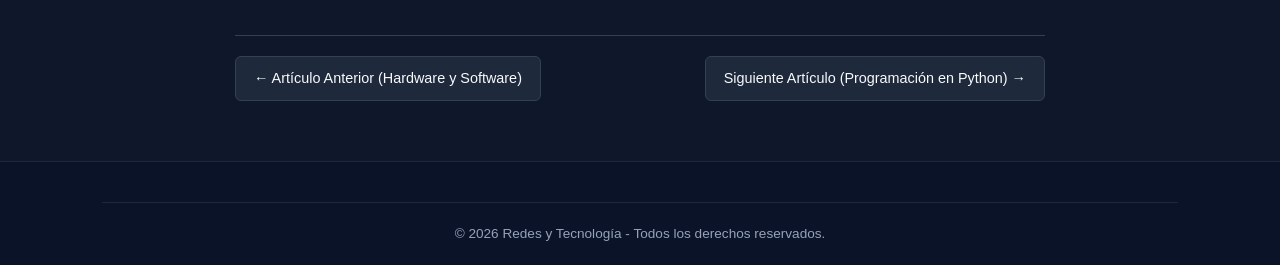
<file: software-malicioso.html>
<!DOCTYPE html>
<html lang="es">
<head>
    <meta charset="UTF-8">
    <meta name="viewport" content="width=device-width, initial-scale=1.0">
    <title>6. Software Malicioso - Redes y Tecnología</title>
    <link rel="stylesheet" href="styles.css">
    <link rel="stylesheet" href="https://cdnjs.cloudflare.com/ajax/libs/font-awesome/6.0.0/css/all.min.css">
</head>
<body>

    <header class="navbar">
        <div class="logo">
            <i class="fa-solid fa-book-open"></i> Redes y Tecnología
        </div>
        <nav>
            <a href="index.html">Inicio</a>
            <a href="index.html#temas" class="active">Artículos</a>
            <a href="#">Sobre mí</a>
            <a href="#">Contacto</a>
        </nav>
    </header>

    <main class="article-container">
        <a href="index.html" class="back-link">&larr; Volver al inicio</a>
        
        <h1 class="article-title">6. Seguridad Informática: Tipos y Amenazas de Software Malicioso</h1>
        <p class="article-meta"><i class="fa-regular fa-calendar"></i> 31 de mayo de 2026 | <i class="fa-regular fa-folder"></i> Seguridad Digital</p>

        <div class="article-banner" style="background: #1e293b; padding: 25px; border-radius: 8px; border-left: 5px solid #f43f5e; display: flex; flex-direction: column; gap: 20px;">
            <div style="display: flex; justify-content: space-between; align-items: center; gap: 20px; flex-wrap: wrap;">
                <div style="flex: 1;">
                    <p style="margin: 0; font-size: 1.1rem; line-height: 1.6;">El <strong>Software Malicioso</strong>, también ampliamente conocido como <strong>Malware</strong>, es cualquier tipo de programa o código informático diseñado específicamente para dañar, alterar, acceder sin autorización o realizar operaciones no deseadas dentro de un sistema informático comprometido.</p>
                </div>
                <div style="font-size: 3rem; color: #f43f5e; display: flex; gap: 15px; flex-shrink: 0;">
                    <i class="fa-solid fa-shield-virus"></i>
                    <i class="fa-solid fa-skull-crossbones"></i>
                </div>
            </div>

            <div style="width: 100%; background: #0f172a; border-radius: 6px; padding: 20px; border: 1px solid #334155; margin-top: 10px; box-sizing: border-box;">
                <div style="text-align: center; color: #f43f5e; font-weight: bold; margin-bottom: 15px; font-size: 0.9rem; text-transform: uppercase; letter-spacing: 1px;">
                    <i class="fa-solid fa-triangle-exclamation"></i> Ciclo de Impacto de una Infección por Malware
                </div>
                <div style="display: flex; align-items: center; justify-content: center; gap: 15px; flex-wrap: wrap; font-family: monospace; font-size: 0.85rem;">
                    <div style="background: #1e293b; padding: 10px; border: 1px solid #334155; border-radius: 4px; color: #cbd5e1; text-align: center;">Infiltración<br><span style="color: #64748b; font-size: 0.75rem;">Engaño / Vulnerabilidad</span></div>
                    <div style="color: #f43f5e; font-size: 1.2rem;"><i class="fa-solid fa-angles-right"></i></div>
                    <div style="background: #7f1d1d; padding: 10px; border-radius: 4px; color: white; text-align: center; min-width: 120px; font-weight: bold; border: 1px solid #b91c1c;">Ejecución Activa<br><span style="font-size: 0.7rem; font-weight: normal; color: #fca5a5;">Cifrado o Extracción</span></div>
                    <div style="color: #f43f5e; font-size: 1.2rem;"><i class="fa-solid fa-angles-right"></i></div>
                    <div style="background: #1e293b; padding: 10px; border: 1px solid #334155; border-radius: 4px; color: #cbd5e1; text-align: center; min-width: 110px;">Pérdida de Control<br><span style="color: #94a3b8; font-size: 0.75rem;">Sistema Comprometido</span></div>
                </div>
                <span style="display: block; margin-top: 15px; font-size: 0.85rem; color: #94a3b8; text-align: center;"><i class="fa-solid fa-circle-info"></i> Esquema 1: Flujo generalizado de cómo un código malicioso vulnera las capas operativas para tomar el control de los recursos o datos.</span>
            </div>
        </div>

        <section class="content-block" style="margin-top: 40px;">
            <h3><i class="fa-solid fa-mask icon-block"></i> Principales Amenazas a la Privacidad y la Información</h3>
            <p>De acuerdo con el análisis de la arquitectura de sistemas informáticos, las infecciones de malware se categorizan según su comportamiento y objetivos económicos o destructivos:</p>
            
            <ul style="margin: 20px 0 20px 20px; color: #cbd5e1; list-style-type: none; padding: 0;">
                <li style="margin-bottom: 12px; background: #0f172a; padding: 15px; border-radius: 6px; border-left: 3px solid #ef4444;">
                    <strong>Ransomware:</strong> Es uno de los ataques más agresivos. Se encarga de cifrar por completo los archivos confidenciales del sistema o bloquear el acceso total a la máquina, exigiendo posteriormente un pago o rescate financiero (comúnmente solicitado en criptomonedas) para entregar la clave de restauración.
                </li>
                <li style="margin-bottom: 12px; background: #0f172a; padding: 15px; border-radius: 6px; border-left: 3px solid #38bdf8;">
                    <strong>Spyware:</strong> Este software está diseñado minuciosamente para recolectar información, historiales, credenciales y datos sobre todas las actividades de los usuarios sin su conocimiento ni consentimiento explícito, enviándola de manera oculta a servidores externos.
                </li>
                <li style="margin-bottom: 12px; background: #0f172a; padding: 15px; border-radius: 6px; border-left: 3px solid #eab308;">
                    <strong>Adware:</strong> Tipo de código malicioso cuya función principal radica en inundar el sistema operativo infectado con anuncios, ventanas emergentes y publicidad masiva no deseada, ralentizando severamente la navegación y los procesos informáticos.
                </li>
            </ul>
        </section>

        <section class="content-block">
            <h3><i class="fa-solid fa-bug icon-block"></i> Mecanismos de Infección y Replicación Estructural</h3>
            <p>Otras variantes se enfocan en aprovechar las redes globales y la manipulación de archivos legítimos para lograr persistencia e infiltración:</p>

            <table style="width: 100%; border-collapse: collapse; margin-top: 20px; background-color: #1e293b; border: 1px solid #334155; border-radius: 6px; overflow: hidden;">
                <thead>
                    <tr style="background-color: #0f172a; border-bottom: 2px solid #334155; text-align: left;">
                        <th style="padding: 12px; color: #f43f5e; font-weight: bold;">Variante de Malware</th>
                        <th style="padding: 12px; color: #cbd5e1; font-weight: bold;">Comportamiento Técnico Interno</th>
                    </tr>
                </thead>
                <tbody>
                    <tr style="border-bottom: 1px solid #334155;">
                        <td style="padding: 12px; font-weight: bold; color: #38bdf8;"><i class="fa-solid fa-spider"></i> Gusanos (Worms)</td>
                        <td style="padding: 12px; color: #cbd5e1;">A diferencia de otros virus convencionales, no requieren infectar archivos existentes para propagarse. Tienen la capacidad autónoma de replicarse a sí mismos continuamente y viajar a través de las interfaces de red locales para colapsar otros nodos.</td>
                    </tr>
                    <tr style="border-bottom: 1px solid #334155; background-color: #162032;">
                        <td style="padding: 12px; font-weight: bold; color: #38bdf8;"><i class="fa-solid fa-horse"></i> Troyanos (Trojans)</td>
                        <td style="padding: 12px; color: #cbd5e1;">Programas maliciosos que se camuflan bajo una apariencia completamente legítima, inofensiva o útil. Una vez que el usuario les concede permisos de ejecución, abren una puerta trasera (backdoor) para dar acceso absoluto a atacantes externos.</td>
                    </tr>
                    <tr style="background-color: #1e293b;">
                        <td style="padding: 12px; font-weight: bold; color: #38bdf8;"><i class="fa-solid fa-robot"></i> Bots Maliciosos</td>
                        <td style="padding: 12px; color: #cbd5e1;">Aplicaciones programadas para automatizar tareas repetitivas conectadas a una red. Al infectar una máquina, la transforman en un "zombi", haciéndola formar parte de una red controlada de forma remota (Botnet) para orquestar ataques masivos de denegación de servicio.</td>
                    </tr>
                </tbody>
            </table>
        </section>

        <section class="content-block" style="margin-top: 40px; text-align: center;">
            <h3><i class="fa-solid fa-image icon-block"></i>Malware</h3>
            <p></p>
            
            <div style="width: 100%; max-width: 750px; margin: 20px auto 0 auto; border-radius: 6px; overflow: hidden; border: 1px solid #334155; box-shadow: 0 4px 10px rgba(0,0,0,0.3);">
                <img src="imagenes/malware.png" alt="Esquemas analíticos de ciberseguridad y malware" style="width: 100%; height: auto; display: block;">
                <span style="display: block; background: #0f172a; padding: 10px; font-size: 0.85rem; color: #94a3b8; text-align: center;">
                    <i class="fa-solid fa-circle-check"></i> 
                </span>
            </div>
        </section>

        <section class="content-block" style="margin-top: 40px;">
    <h3><i class="fa-solid fa-terminal icon-block"></i> Herramienta Interactiva: Analizador de Vectores de Malware</h3>
    <p>Interactúa con este simulador basado en JavaScript para evaluar el estado lógico y simular la detección de hilos sospechosos en el sistema:</p>

    <div style="background: #090d16; border: 1px solid #334155; border-radius: 6px; font-family: monospace; overflow: hidden; max-width: 650px; margin: 20px auto; box-shadow: 0 10px 25px rgba(0,0,0,0.5);">
        <div style="background: #1e293b; padding: 10px 15px; display: flex; align-items: center; gap: 8px; border-bottom: 1px solid #334155;">
            <span style="width: 12px; height: 12px; background: #ef4444; border-radius: 50%; display: inline-block;"></span>
            <span style="width: 12px; height: 12px; background: #eab308; border-radius: 50%; display: inline-block;"></span>
            <span style="width: 12px; height: 12px; background: #10b981; border-radius: 50%; display: inline-block;"></span>
            <span style="color: #94a3b8; font-size: 0.8rem; margin-left: 10px;">ciberseguridad_core.js</span>
        </div>
        
        <div id="pantalla-terminal" style="padding: 20px; height: 220px; overflow-y: auto; color: #10b981; font-size: 0.9rem; line-height: 1.5; text-align: left;">
            <span style="color: #64748b;">[Sistema listo. Presiona el botón inferior para iniciar el escaneo heurístico...]</span>
        </div>

        <div style="background: #162032; padding: 15px; border-top: 1px solid #334155; text-align: center;">
            <button id="btn-escanear" onclick="ejecutarEscaneo()" style="background: #f43f5e; color: white; border: none; padding: 10px 20px; font-family: monospace; font-size: 0.9rem; font-weight: bold; border-radius: 4px; cursor: pointer; transition: background 0.3s ease;">
                <i class="fa-solid fa-play"></i> INICIAR ANÁLISIS HEURÍSTICO
            </button>
        </div>
    </div>
</section>
<script>
function ejecutarEscaneo() {
    const pantalla = document.getElementById('pantalla-terminal');
    const boton = document.getElementById('btn-escanear');
    
    // Deshabilitar botón durante el proceso
    boton.disabled = true;
    boton.style.background = '#475569';
    boton.innerHTML = '<i class="fa-solid fa-spinner fa-spin"></i> ESCANEANDO CAPAS...';
    
    // Limpiar pantalla e iniciar logs secuenciales
    pantalla.innerHTML = '';
    
    const logs = [
        { texto: '➜ Iniciando analizador de procesos lógicos...', color: '#38bdf8' },
        { texto: '➜ Verificando integridad del Bootloader y Kernel... OK', color: '#cbd5e1' },
        { texto: '➜ Escaneando puertos de red abiertos buscando Worms activos...', color: '#cbd5e1' },
        { texto: '⚠️ ALERTA: Puerto inusual detectado enviando ráfagas redundantes de datos.', color: '#eab308' },
        { texto: '➜ Rastreando firma hexadecimal en bloques de memoria RAM...', color: '#cbd5e1' },
        { texto: '❌ CRÍTICO: Patrón de cifrado sospechoso identificado como [Ransomware.Payload]', color: '#ef4444' },
        { texto: '➜ Ejecutando protocolo de aislamiento preventivo de sockets...', color: '#38bdf8' },
        { texto: '✔ Proceso malicioso contenido con éxito. Sistema seguro temporalmente.', color: '#10b981' }
    ];
    
    let i = 0;
    
    function imprimirLinea() {
        if (i < logs.length) {
            const linea = document.createElement('div');
            linea.style.color = logs[i].color;
            linea.style.marginBottom = '6px';
            linea.innerHTML = logs[i].texto;
            pantalla.appendChild(linea);
            
            // Auto-scroll hacia abajo
            pantalla.scrollTop = pantalla.scrollHeight;
            
            i++;
            setTimeout(imprimirLinea, 1200); // Imprime una línea cada 1.2 segundos
        } else {
            // Reestablecer botón al terminar
            boton.disabled = false;
            boton.style.background = '#f43f5e';
            boton.innerHTML = '<i class="fa-solid fa-rotate-right"></i> REPETIR ANÁLISIS';
        }
    }
    
    imprimirLinea();
}
</script>
        <section class="reflection-block" style="border-left: 4px solid #f43f5e; background: #1e293b; padding: 20px; border-radius: 0 8px 8px 0; margin-top: 40px;">
            <h3><i class="fa-solid fa-lightbulb icon-block"></i> ¿Por qué elegí este tema y dónde se aplica?</h3>
            <p><strong>Mi perspectiva:</strong> Estudiar la naturaleza del software malicioso me parece crucial dentro del perfil informático, ya que el diseño de código robusto siempre debe ir acompañado de la prevención de vulnerabilidades. Entender cómo operan las troyanizaciones, los gusanos y el ransomware nos da la pauta técnica para implementar políticas estrictas de cifrado y mecanismos defensivos eficientes.</p>
            <p style="margin-top: 10px;"><strong>¿Dónde se aplica?</strong> Se aplica directamente en el desarrollo seguro de software (DevSecOps), auditorías preventivas de infraestructura, administración y securización de redes corporativas, configuración de políticas internas de firewall/antivirus y diseño de esquemas de respaldo de datos de alta disponibilidad.</p>
        </section>

        <div class="article-navigation" style="display: flex; justify-content: space-between; margin-top: 50px; padding-top: 20px; border-top: 1px solid #334155;">
            <a href="hardware-software.html" class="nav-btn">&larr; Artículo Anterior (Hardware y Software)</a>
            <a href="html-estructura.html" class="nav-btn">Siguiente Artículo (Programación en Python) &rarr;</a>
        </div>
    </main>

    <footer class="footer">
        <div class="footer-bottom">
            &copy; 2026 Redes y Tecnología - Todos los derechos reservados.
        </div>
    </footer>

</body>
</html>
</file>
<file: styles.css>
/* Variables de Color (Inspiradas en el diseño original del PDF) */
:root {
    --bg-dark: #0f172a;
    --bg-card: #1e293b;
    --bg-accent: #0284c7;
    --bg-accent-hover: #0369a1;
    --text-white: #f8fafc;
    --text-gray: #94a3b8;
    --font-sans: 'Segoe UI', Tahoma, Geneva, Verdana, sans-serif;
}

/* Estilos Globales */
* {
    margin: 0;
    padding: 0;
    box-sizing: border-box;
}

html {
    scroll-behavior: smooth;
}

body {
    background-color: var(--bg-dark);
    color: var(--text-white);
    font-family: var(--font-sans);
    line-height: 1.6;
}

a {
    text-decoration: none;
    color: inherit;
}

/* Barra de Navegación */
.navbar {
    display: flex;
    justify-content: space-between;
    align-items: center;
    padding: 20px 8%;
    background-color: #0b1329;
    border-bottom: 1px solid #1e293b;
    position: sticky;
    top: 0;
    z-index: 1000;
}

.navbar .logo {
    font-size: 1.4rem;
    font-weight: bold;
    color: var(--text-white);
}

.navbar nav a {
    margin-left: 20px;
    color: var(--text-gray);
    font-weight: 500;
    transition: color 0.3s;
}

.navbar nav a:hover, .navbar nav a.active {
    color: var(--text-white);
}

/* Sección Hero */
.hero {
    display: flex;
    align-items: center;
    justify-content: space-between;
    padding: 60px 8%;
    gap: 40px;
}

.hero-content {
    max-width: 50%;
}

.hero-content h1 {
    font-size: 2.8rem;
    margin-bottom: 20px;
    font-weight: 700;
}

.hero-content p {
    color: var(--text-gray);
    font-size: 1.1rem;
    margin-bottom: 30px;
}

.btn-hero {
    background-color: var(--bg-accent);
    color: var(--text-white);
    padding: 12px 24px;
    border-radius: 6px;
    font-weight: bold;
    transition: background-color 0.3s;
}

.btn-hero:hover {
    background-color: var(--bg-accent-hover);
}

.hero-image img {
    width: 100%;
    max-width: 450px;
    border-radius: 12px;
    box-shadow: 0 20px 25px -5px rgba(0,0,0,0.3);
}

/* Sección Contenido / Grid de Tarjetas */
.main-content {
    padding: 60px 8%;
}

.section-title {
    text-align: center;
    font-size: 2rem;
    margin-bottom: 5px;
}

.section-subtitle {
    text-align: center;
    color: var(--text-gray);
    margin-bottom: 40px;
}

.grid-topics {
    display: grid;
    grid-template-columns: repeat(auto-fit, minmax(280px, 1fr));
    gap: 25px;
}

/* Tarjetas (Estilo Gradiente Sutil) */
.card {
    background-color: var(--bg-card);
    border-radius: 10px;
    padding: 30px;
    border: 1px solid #334155;
    transition: transform 0.3s, box-shadow 0.3s;
}

.card:hover {
    transform: translateY(-5px);
    box-shadow: 0 10px 20px rgba(0, 0, 0, 0.2);
}

.card-icon {
    font-size: 2rem;
    margin-bottom: 15px;
    color: var(--bg-accent);
}

.card h3 {
    margin-bottom: 12px;
    font-size: 1.3rem;
}

.card p {
    color: var(--text-gray);
    font-size: 0.95rem;
    margin-bottom: 20px;
}

.card-link {
    color: var(--bg-accent);
    font-weight: bold;
    font-size: 0.9rem;
}

/* Estilos Específicos de los Artículos (Vista interna) */
.article-container {
    max-width: 850px;
    margin: 40px auto;
    padding: 0 20px;
}

.back-link {
    color: var(--text-gray);
    font-size: 0.95rem;
    display: inline-block;
    margin-bottom: 20px;
}

.back-link:hover {
    color: var(--text-white);
}

.article-title {
    font-size: 2.5rem;
    margin-bottom: 10px;
}

.article-meta {
    color: var(--text-gray);
    font-size: 0.9rem;
    margin-bottom: 30px;
}

/* Banner Interactivo de las capas OSI */
.article-banner {
    display: flex;
    background-color: var(--bg-card);
    border-radius: 12px;
    padding: 30px;
    gap: 30px;
    align-items: center;
    margin-bottom: 40px;
    border: 1px solid #334155;
}

.osi-layers {
    display: flex;
    flex-direction: column;
    gap: 4px;
    width: 220px;
}

.layer {
    padding: 6px 12px;
    font-size: 0.85rem;
    font-weight: bold;
    text-align: center;
    border-radius: 4px;
}

/* Colores de capas en degradé */
.l7 { background-color: #1e3a8a; }
.l6 { background-color: #2563eb; }
.l5 { background-color: #3b82f6; }
.l4 { background-color: #059669; }
.l3 { background-color: #10b981; }
.l2 { background-color: #d97706; }
.l1 { background-color: #dc2626; }

.banner-text {
    flex: 1;
}

.banner-diagram {
    margin-top: 25px;
    font-size: 2rem;
    display: flex;
    justify-content: center;
    align-items: center;
    color: var(--text-gray);
}

/* Bloques de Texto Técnico */
.content-block {
    margin-bottom: 35px;
}

.content-block h3, .reflection-block h3 {
    font-size: 1.4rem;
    margin-bottom: 12px;
    display: flex;
    align-items: center;
}

.icon-block {
    margin-right: 10px;
    color: var(--bg-accent);
}

.content-block p {
    color: #cbd5e1;
    text-align: justify;
}

/* Bloque de Reflexión Personal */
.reflection-block {
    background-color: #0f172a;
    border-left: 4px solid #eab308;
    padding: 20px;
    border-radius: 0 8px 8px 0;
    margin-top: 40px;
    background-image: linear-gradient(to right, #1e293b, #0f172a);
}

/* Botones de Navegación del artículo */
.article-navigation {
    display: flex;
    justify-content: space-between;
    margin-top: 50px;
    padding-top: 20px;
    border-top: 1px solid #334155;
}

.nav-btn {
    background-color: var(--bg-card);
    padding: 10px 18px;
    border-radius: 6px;
    font-size: 0.9rem;
    border: 1px solid #334155;
}

.nav-btn.disabled {
    opacity: 0.4;
    cursor: not-allowed;
}

/* Pie de Página (Footer) */
.footer {
    background-color: #0b1329;
    padding: 40px 8% 20px;
    margin-top: 60px;
    border-top: 1px solid #1e293b;
}

.footer-container {
    display: flex;
    justify-content: space-between;
    flex-wrap: wrap;
    gap: 30px;
    margin-bottom: 30px;
}

.footer-about, .footer-links, .footer-social {
    flex: 1;
    min-width: 200px;
}

.footer-container h4 {
    margin-bottom: 15px;
    font-size: 1.1rem;
}

.footer-about p, .footer-links ul li a {
    color: var(--text-gray);
    font-size: 0.9rem;
}

.footer-links ul {
    list-style: none;
}

.footer-links ul li {
    margin-bottom: 8px;
}

.social-icons a {
    font-size: 1.5rem;
    margin-right: 15px;
    color: var(--text-gray);
    transition: color 0.3s;
}

.social-icons a:hover {
    color: var(--text-white);
}

.footer-bottom {
    text-align: center;
    color: var(--text-gray);
    font-size: 0.85rem;
    border-top: 1px solid #1e293b;
    padding-top: 20px;
}

/* Responsivo para móviles */
@media (max-width: 768px) {
    .hero {
        flex-direction: column;
        text-align: center;
    }
    .hero-content {
        max-width: 100%;
    }
    .article-banner {
        flex-direction: column;
    }
    .osi-layers {
        width: 100%;
    }
}
</file>
